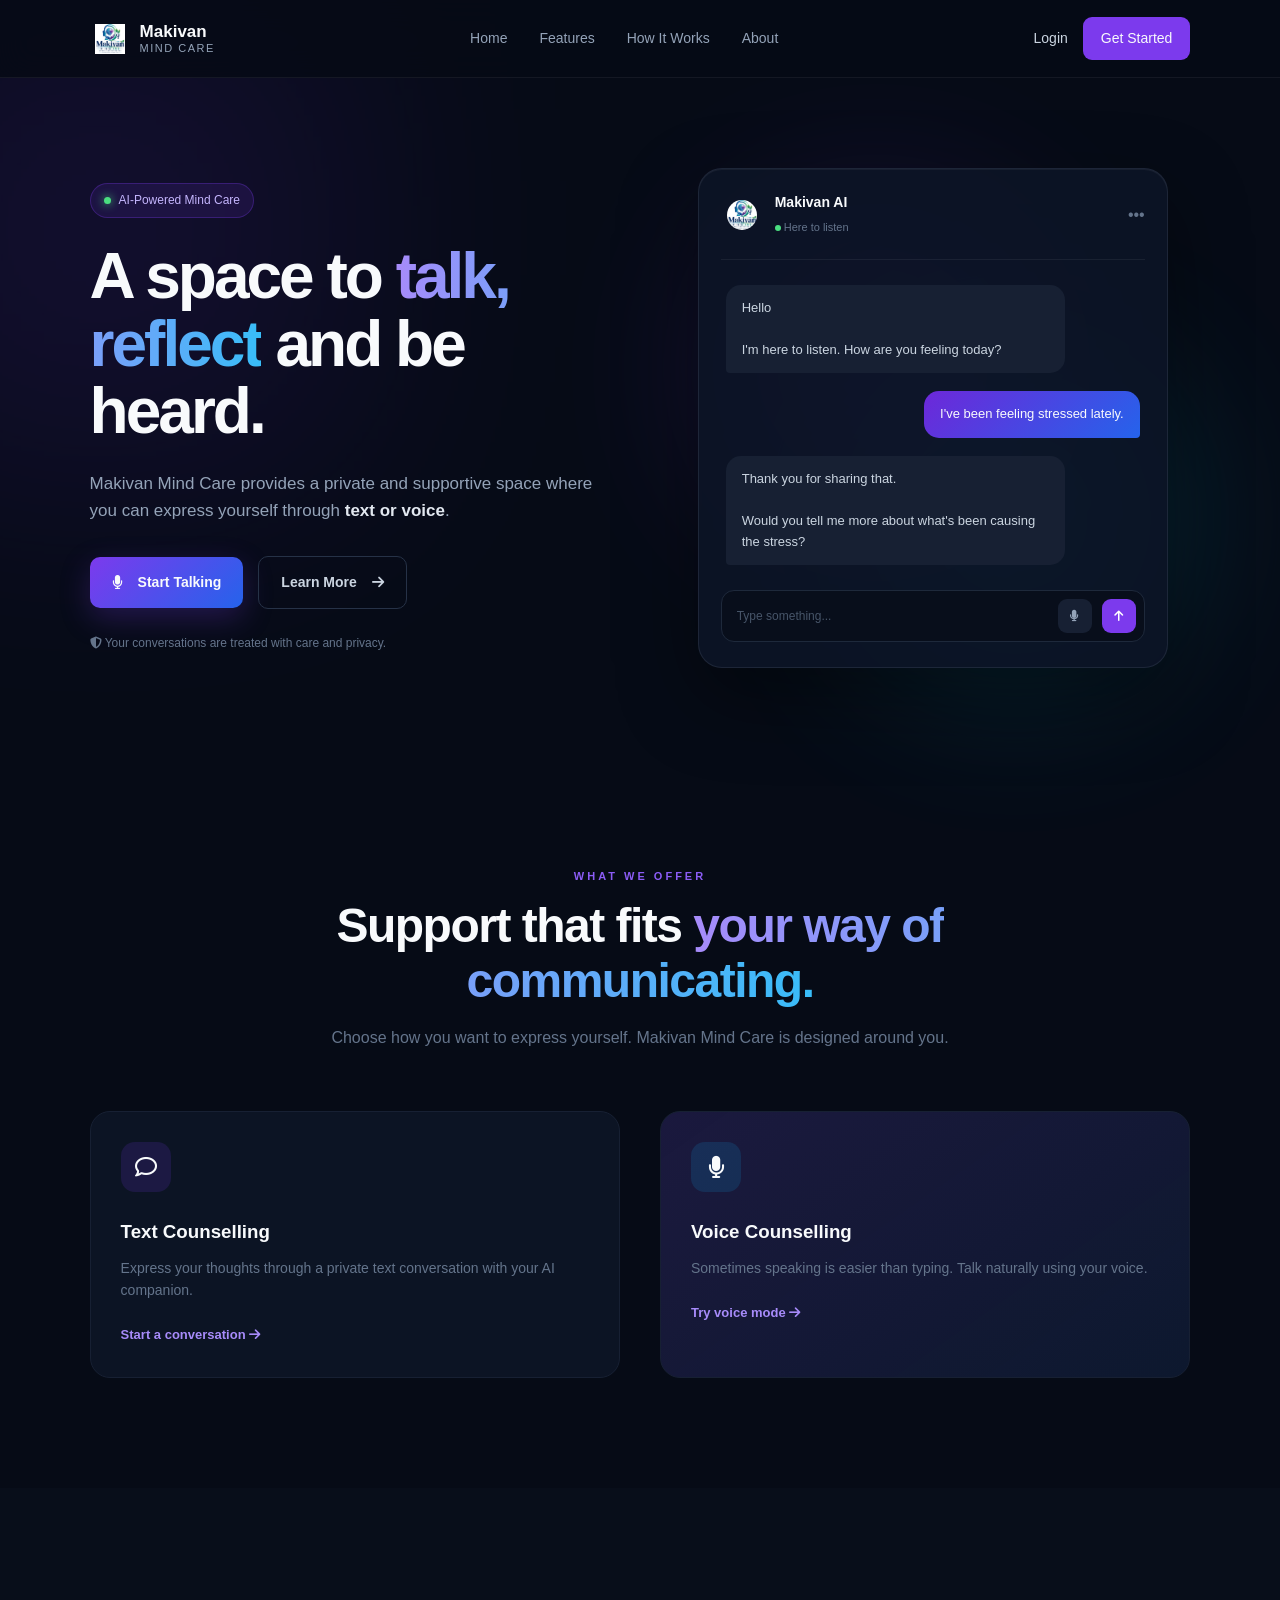
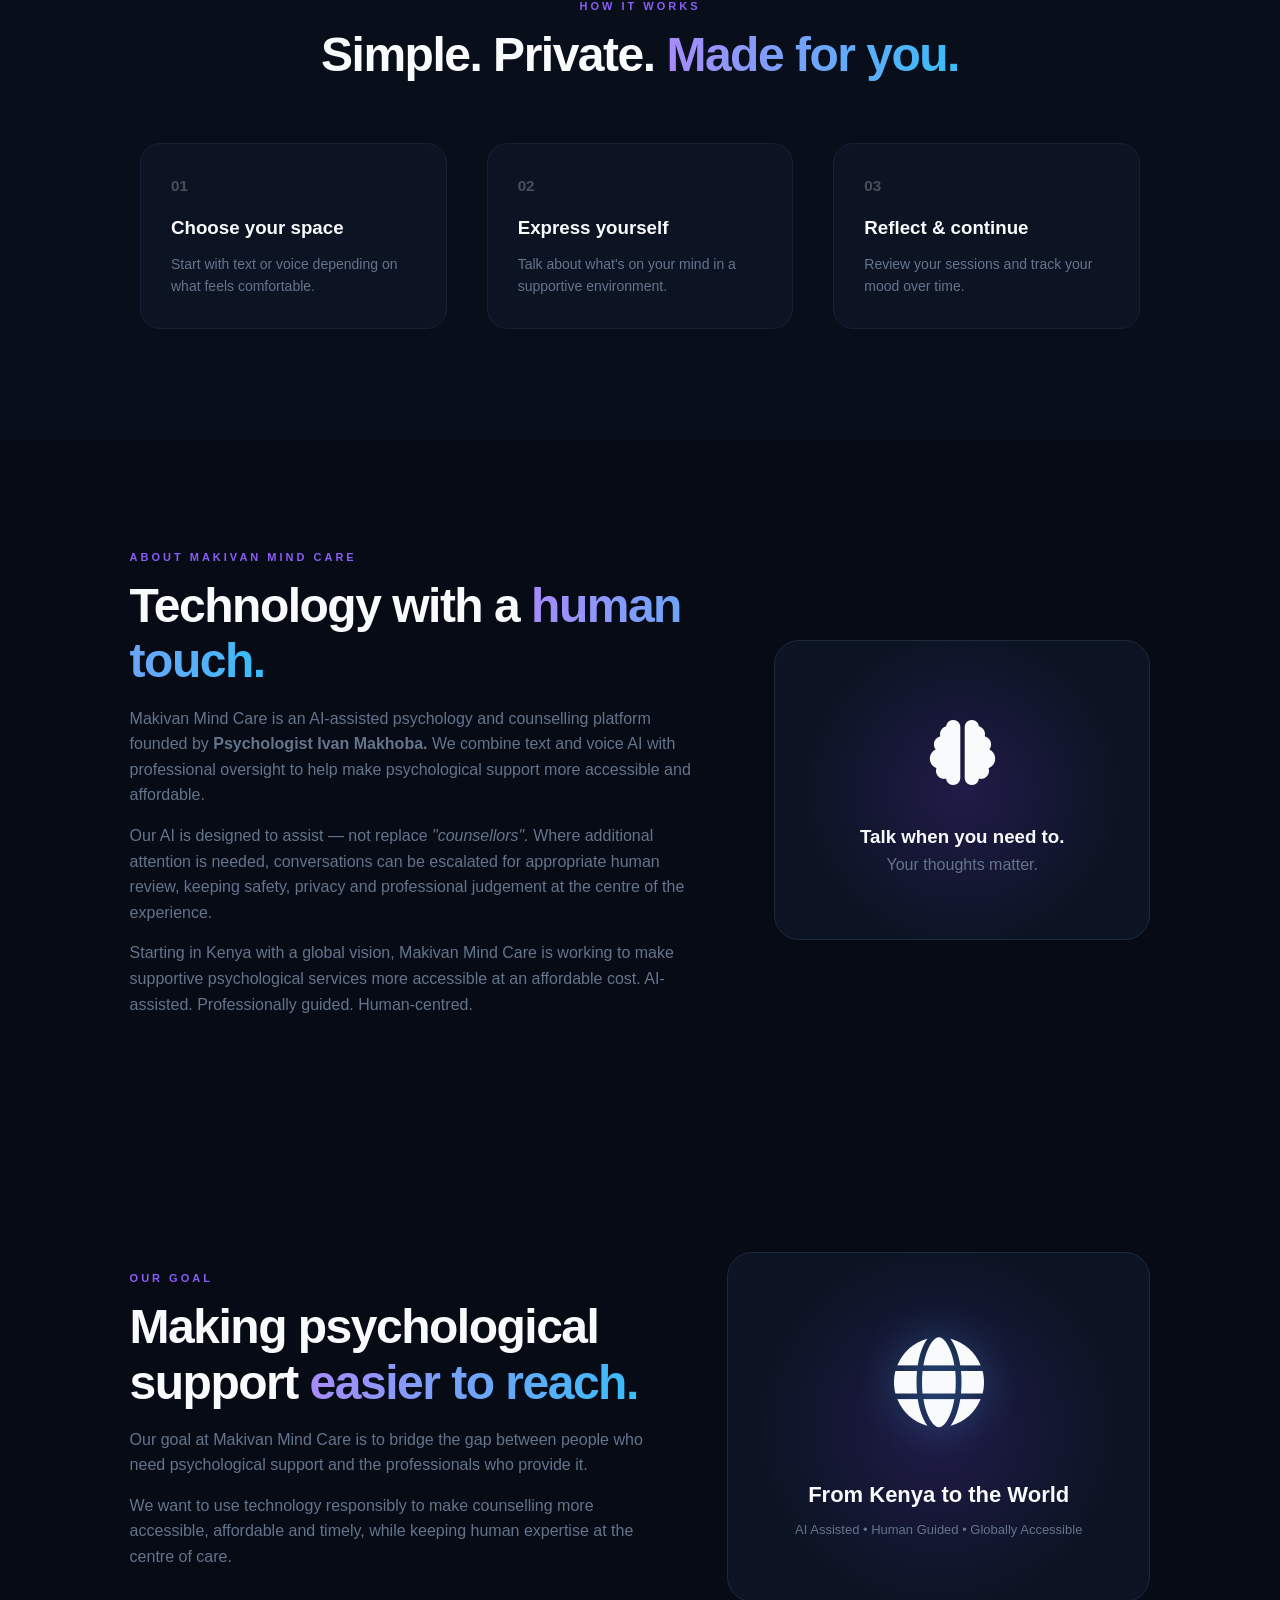
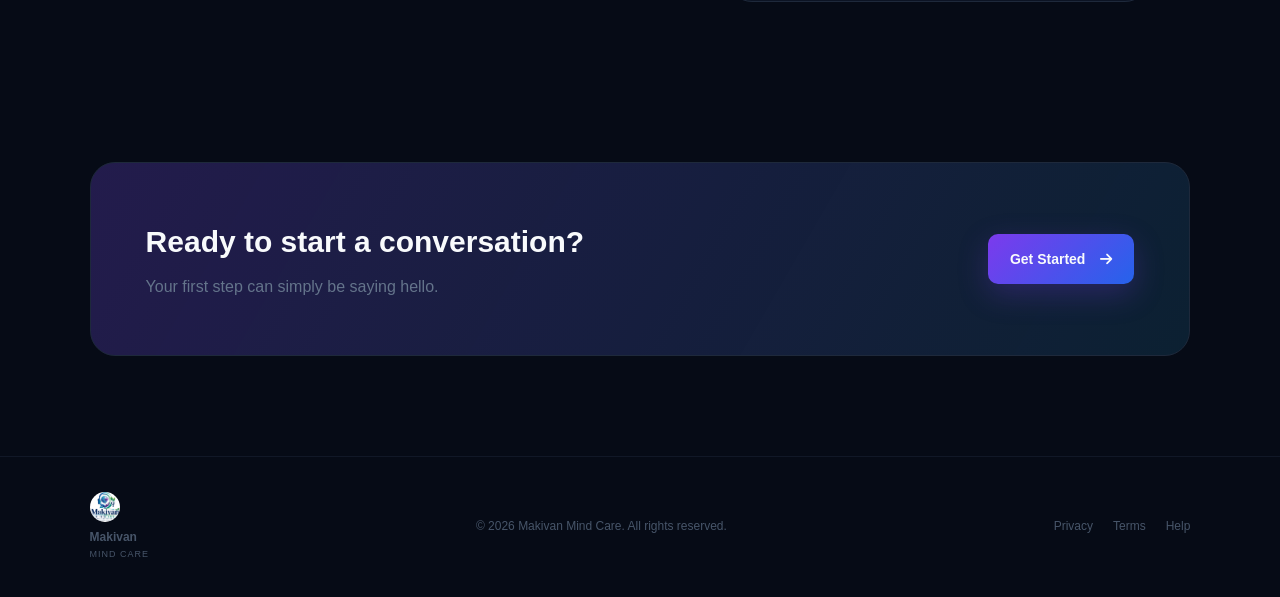
<file: index.html>
<!DOCTYPE html>
<html lang="en">
<head>
    <meta charset="UTF-8" />
    <meta name="viewport" content="width=device-width, initial-scale=1.0" />
    <meta name="description" content="Makivan Mind Care – compassionate counselling and psychology services for individuals, couples, and families. Your mental health matters." />
    <meta name="keywords" content="Makivan Mind Care, counselling, psychology, mental health, therapy,心理咨询,心理学家, Kenya, wellbeing" />
    <meta name="author" content="Makivan Mind Care" />
    <meta name="robots" content="index, follow" />

   <meta property="og:title" content="Makivan Mind Care – Counselling & Psychology" />
    <meta property="og:description" content="Professional, empathetic mental health support tailored to your journey." />
    <meta property="og:url" content="https://www.makivanmindcare.com/" />
    <meta property="og:type" content="website" />
    <meta property="og:image" content="images/company-logo.jpg" />
    <meta property="og:site_name" content="https://www.makivanmindcare.com/">

    <meta name="twitter:card" content="summary_large_image" />
    <meta name="theme-color" content="#2a4b6e" />
    <meta property="twitter:image" content="images/company-logo.jpg">
    <meta property="twitter:title" content="https://www.makivanmindcare.com/">
    <meta property="twitter:description" content="Professional, empathetic mental health support tailored to your journey.">
    

    <link rel="preconnect" href="https://fonts.googleapis.com" />
    <link rel="preconnect" href="https://fonts.gstatic.com" crossorigin />

    <!-- main stylesheet -->
    <link rel="stylesheet" href="css/style.css" />
    <!-- Font Awesome 6  -->
    <link rel="stylesheet" href="https://cdnjs.cloudflare.com/ajax/libs/font-awesome/6.5.0/css/all.min.css" />
    <!-- Google Font: Inter + a softer, humanist touch -->
    <link href="https://fonts.googleapis.com/css2?family=Inter:opsz,wght@14..32,300;14..32,400;14..32,500;14..32,600;14..32,700;14..32,800&family=Merriweather:ital,wght@0,300;0,400;0,700;1,300&display=swap" rel="stylesheet" />

    <link rel="icon" href="images/company-logo.jpg" type="image/x-icon" />

    <title>Makivan Mind Care – Counselling & Psychology</title>
</head>
<body>

    <!-- ================= NAVBAR ================= -->
    <header class="navbar">

        <a href="index.html" class="logo">
            <div class="logo-icon">
                <img src="images/company-logo.jpg" style="width: 30px; height: 30px;">
            </div>

            <div>
                <strong>Makivan</strong>
                <span>Mind Care</span>
            </div>
        </a>

        <nav class="nav-links">
            <a href="#home">Home</a>
            <a href="#features">Features</a>
            <a href="#how-it-works">How It Works</a>
            <a href="#about">About</a>
        </nav>

        <div class="nav-actions">
            <a href="login.html" class="login-btn">Login</a>
            <a href="Sign-up.html" class="signup-btn">Get Started</a>
        </div>

        <button class="menu-btn" id="menuBtn">
            ☰
        </button>

    </header>


    <!-- ================= HERO ================= -->
    <main>

        <section class="hero" id="home">

            <div class="hero-content">

                <div class="status-badge">
                    <span class="status-dot"></span>
                    AI-Powered Mind Care
                </div>

                <h1>
                    A space to
                    <span>talk, reflect</span>
                    and be heard.
                </h1>

                <p>
                    Makivan Mind Care provides a private and supportive
                    space where you can express yourself through
                    <strong>text or voice</strong>.
                </p>

                <div class="hero-buttons">
                    <a href="login.html" class="primary-btn">
                      <span><i class="fa-solid fa-microphone"></i></span>
                        Start Talking
                        
                    </a>

                    <a href="#how-it-works" class="secondary-btn">
                        Learn More <i class="fa-solid fa-arrow-right"></i>
                    </a>
                </div>

                <div class="hero-note">
                    <span><i class="fa-solid fa-shield-halved"></i></i></span>
                    Your conversations are treated with care and privacy.
                </div>

            </div>


            <!-- AI CARD -->
            <div class="hero-visual">

                <div class="glow glow-one"></div>
                <div class="glow glow-two"></div>

                <div class="ai-card">

                    <div class="ai-card-header">
                        <div class="ai-profile">
                            <div class="ai-avatar">
                                <img src="images/company-logo.jpg" style="width: 30px; height: 30px; border-radius: 50%;">
                            </div>

                            <div>
                                <strong>Makivan AI</strong>
                                <small>
                                    <span></span> Here to listen
                                </small>
                            </div>
                        </div>

                        <div class="more">•••</div>
                    </div>


                    <div class="conversation">

                        <div class="message ai-message">
                            Hello 
                            <br><br>
                            I'm here to listen. How are you
                            feeling today?
                        </div>

                        <div class="message user-message">
                            I've been feeling stressed lately.
                        </div>

                        <div class="message ai-message">
                            Thank you for sharing that.
                            <br><br>
                            Would you tell me more
                            about what's been causing the stress?
                        </div>

                    </div>


                    <div class="chat-input">

                        <span>Type something...</span>

                        <button>
                            <i class="fa-solid fa-microphone"></i>
                        </button>

                        <button class="send-btn">
                           <i class="fa-solid fa-arrow-up"></i>
                        </button>

                    </div>

                </div>

            </div>

        </section>


        <!-- ================= FEATURES ================= -->
        <section class="features section" id="features">

            <div class="section-heading">

                <div class="small-title">
                    WHAT WE OFFER
                </div>

                <h2>
                    Support that fits
                    <span>your way of communicating.</span>
                </h2>

                <p>
                    Choose how you want to express yourself.
                    Makivan Mind Care is designed around you.
                </p>

            </div>


            <div class="feature-grid">

                <article class="feature-card">

                    <div class="feature-icon purple">
                        <i class="fa-sharp fa-regular fa-comment"></i>
                    </div>

                    <h3>Text Counselling</h3>

                    <p>
                        Express your thoughts through a private
                        text conversation with your AI companion.
                    </p>

                    <a href="login.html">
                        Start a conversation <i class="fa-solid fa-arrow-right"></i>
                    </a>

                </article>


                <article class="feature-card featured">

                    <div class="feature-icon blue">
                        <i class="fa-solid fa-microphone"></i>
                    </div>

                    <h3>Voice Counselling</h3>

                    <p>
                        Sometimes speaking is easier than typing.
                        Talk naturally using your voice.
                    </p>

                    <a href="login.html">
                        Try voice mode <i class="fa-solid fa-arrow-right"></i>
                    </a>

                </article>

            </div>

        </section>


        <!-- ================= HOW IT WORKS ================= -->
        <section class="how-it-works section" id="how-it-works">

            <div class="section-heading">

                <div class="small-title">
                    HOW IT WORKS
                </div>

                <h2>
                    Simple. Private.
                    <span>Made for you.</span>
                </h2>

            </div>


            <div class="steps">

                <div class="step">

                    <div class="step-number">
                       <h3>01</h3> 
                    </div>

                    <h3>Choose your space</h3>

                    <p>
                        Start with text or voice depending
                        on what feels comfortable.
                    </p>

                </div>


                <div class="step">

                    <div class="step-number">
                        <h3>02</h3>
                    </div>

                    <h3>Express yourself</h3>

                    <p>
                        Talk about what's on your mind
                        in a supportive environment.
                    </p>

                </div>


                <div class="step">

                    <div class="step-number">
                        <h3>03</h3>
                    </div>

                    <h3>Reflect & continue</h3>

                    <p>
                        Review your sessions and track
                        your mood over time.
                    </p>

                </div>

            </div>

        </section>


        <!-- ================= ABOUT ================= -->
        <section class="about section" id="about">

            <div class="about-content">

                <div class="small-title">
                    ABOUT MAKIVAN MIND CARE
                </div>

                <h2>
                    Technology with a
                    <span>human touch.</span>
                </h2>

                <p>
                    Makivan Mind Care is an AI-assisted psychology and counselling platform founded by <strong>Psychologist Ivan Makhoba.</strong>  
                    We combine text and voice AI with professional oversight to 
                    help make psychological support more accessible and affordable.
                </p>

                <p>
                   Our AI is designed to assist — not replace <em> "counsellors".</em> 
                   Where additional attention is needed, conversations can be escalated for appropriate human review, 
                   keeping safety, privacy and professional judgement at the centre of the experience.
                </p>
                <p>
                    Starting in Kenya with a global vision, Makivan Mind Care is working to 
                    make supportive psychological services more accessible at an affordable cost.
                    AI-assisted. Professionally guided. Human-centred.
                </p>

            </div>


            <div class="about-card">

                <div class="brain-icon">
                    <i class="fa-solid fa-brain"></i>
                </div>

                <h3>
                    Talk when you need to.
                </h3>

                <p>
                    Your thoughts matter.
                </p>

            </div>

        </section>

        <!----Goal section-->
        <section class="goal section" id="goal">

            <div class="goal-content">

                <div class="small-title">
                    OUR GOAL
                </div>

                <h2>
                     Making psychological support
                    <span>easier to reach.</span>
                </h2>

                <p>
                    Our goal at Makivan Mind Care is to bridge the gap
                    between people who need psychological support and
                    the professionals who provide it.
                </p>

                <p>
                    We want to use technology responsibly to make
                    counselling more accessible, affordable and timely,
                    while keeping human expertise at the centre of care.
                </p>

            </div>


            <div class="goal-visual">

                <div class="goal-globe">
                    <i class="fa-duotone fa-solid fa-globe"></i>
                </div>

                    <h3>From Kenya to the World</h3>

                    <p>
                        AI Assisted • Human Guided • Globally Accessible
                    </p>

            </div>

        </section>


        <!-- ================= CTA ================= -->
        <section class="cta">

            <div>

                <h2>
                    Ready to start a conversation?
                </h2>

                <p>
                    Your first step can simply be saying hello.
                </p>

            </div>

            <a href="login.html" class="primary-btn">
                Get Started
                <span><i class="fa-solid fa-arrow-right"></i></span>
            </a>

        </section>

    </main>


    <!-- ================= FOOTER ================= -->
    <footer>

        <div class="footer-logo">
            <a href="index.html">
            <span class="logo-image"><img src="images/company-logo.jpg" style="width: 30px; height: 30px; border-radius: 50%;"></span>
            
            <div>
                <strong>Makivan</strong>
                <span>Mind Care</span>
            </div>
            </a>
        </div>

        <p>
            © 2026 Makivan Mind Care. All rights reserved.
        </p>

        <div class="footer-links">
            <a href="#">Privacy</a>
            <a href="#">Terms</a>
            <a href="#">Help</a>
        </div>

    </footer>


    <script src="js/main.js"></script>
    

</body>
</html>
</file>
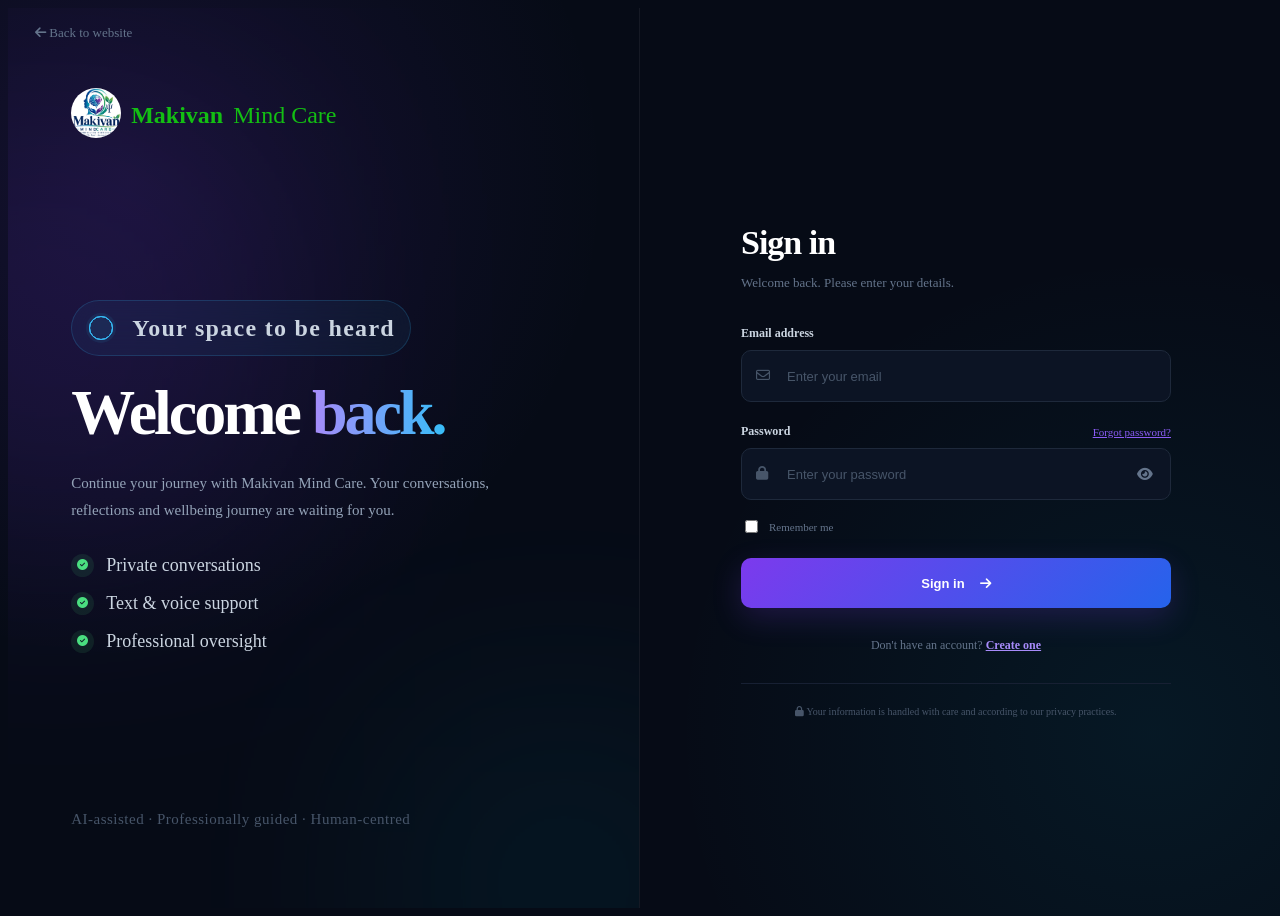
<file: dashboard.html>
<!DOCTYPE html>
<html lang="en">
<head>
    <meta charset="UTF-8" />
    <meta name="viewport" content="width=device-width, initial-scale=1.0" />
    <meta name="description" content="Makivan Mind Care – compassionate counselling and psychology services for individuals, couples, and families. Your mental health matters." />
    <meta name="keywords" content="Makivan Mind Care, counselling, psychology, mental health, therapy,心理咨询,心理学家, Kenya, wellbeing" />
    <meta name="author" content="Makivan Mind Care" />
    <meta name="robots" content="index, follow" />

   <meta property="og:title" content="Makivan Mind Care – Counselling & Psychology" />
    <meta property="og:description" content="Professional, empathetic mental health support tailored to your journey." />
    <meta property="og:url" content="https://www.makivanmindcare.com/" />
    <meta property="og:type" content="website" />
    <meta property="og:image" content="images/company-logo.jpg" />
    <meta property="og:site_name" content="https://www.makivanmindcare.com/">

    <meta name="twitter:card" content="summary_large_image" />
    <meta name="theme-color" content="#2a4b6e" />
    <meta property="twitter:image" content="images/company-logo.jpg">
    <meta property="twitter:title" content="https://www.makivanmindcare.com/">
    <meta property="twitter:description" content="Professional, empathetic mental health support tailored to your journey.">
    

    <link rel="preconnect" href="https://fonts.googleapis.com" />
    <link rel="preconnect" href="https://fonts.gstatic.com" crossorigin />

    <!-- main stylesheet -->
    <link rel="stylesheet" href="css/dashboard.css" />
    <!-- Font Awesome 6  -->
    <link rel="stylesheet" href="https://cdnjs.cloudflare.com/ajax/libs/font-awesome/6.5.0/css/all.min.css" />
    <!-- Google Font: Inter + a softer, humanist touch -->
    <link href="https://fonts.googleapis.com/css2?family=Inter:opsz,wght@14..32,300;14..32,400;14..32,500;14..32,600;14..32,700;14..32,800&family=Merriweather:ital,wght@0,300;0,400;0,700;1,300&display=swap" rel="stylesheet" />

    <link rel="icon" href="images/company-logo.jpg" type="image/x-icon" />

    <title>Makivan Mind Care – Counselling & Psychology</title>
</head>
<body>


<!-- =========================================
     APP
========================================= -->

<div class="app">


    <!-- =====================================
         SIDEBAR
    ====================================== -->

    <aside
        class="sidebar"
        id="sidebar"
    >


        <!-- LOGO -->

        <div class="sidebar-logo">

            <div class="logo-mark">
                <img src="images/company-logo.jpg" style="width: 50px; height: 50px; border-radius: 50%;">
            </div>

            <div class="logo-text">

                <strong>
                    Makivan
                </strong>

                <span>
                    Mind Care
                </span>

            </div>

        </div>


        <!-- CLOSE MOBILE -->

        <button
            class="sidebar-close"
            id="sidebarClose"
            aria-label="Close menu"
        >

            <i class="fa-solid fa-xmark"></i>

        </button>


        <!-- NAVIGATION -->

        <nav class="sidebar-nav">


            <p class="nav-label">
                MAIN
            </p>


            <a
                href="#"
                class="nav-item active"
                data-section="dashboard"
            >

                <i class="fa-solid fa-house"></i>

                <span>
                    Dashboard
                </span>

            </a>


            <a
                href="#"
                class="nav-item"
                data-section="sessions"
            >

                <i class="fa-solid fa-comments"></i>

                <span>
                    My Sessions
                </span>

            </a>


            <a
                href="#"
                class="nav-item"
                data-section="voice"
            >

                <i class="fa-solid fa-microphone"></i>

                <span>
                    Voice Session
                </span>

            </a>


            <a
                href="#"
                class="nav-item"
                data-section="wellbeing"
            >

                <i class="fa-solid fa-seedling"></i>

                <span>
                    My Wellbeing
                </span>

            </a>


            <p class="nav-label">
                ACCOUNT
            </p>


            <a
                href="#"
                class="nav-item"
                data-section="notifications"
            >

                <i class="fa-regular fa-bell"></i>

                <span>
                    Notifications
                </span>

                <span
                    class="notification-count"
                    id="notificationCount"
                >
                    0
                </span>

            </a>


            <a
                href="#"
                class="nav-item"
                data-section="settings"
            >

                <i class="fa-solid fa-gear"></i>

                <span>
                    Settings
                </span>

            </a>


        </nav>


        <!-- SIDEBAR BOTTOM -->

        <div class="sidebar-bottom">


            <!-- SUPPORT CARD -->

            <div class="support-card">

                <div class="support-icon">

                    <i class="fa-solid fa-heart"></i>

                </div>

                <strong>
                    Need someone to talk to?
                </strong>

                <p>
                    Start a private session
                    whenever you're ready.
                </p>

                <button
                    id="sidebarStartSession"
                >

                    <h3>Start session</h3>

                    <i class="fa-solid fa-arrow-right"></i>

                </button>

            </div>


            <!-- LOGOUT -->

            <button
                class="logout-button"
                id="logoutButton"
            >

                <i class="fa-solid fa-right-from-bracket"></i>

                <span>
                    Sign out
                </span>

            </button>

        </div>


    </aside>


    <!-- =====================================
         MOBILE OVERLAY
    ====================================== -->

    <div
        class="sidebar-overlay"
        id="sidebarOverlay"
    ></div>


    <!-- =====================================
         MAIN AREA
    ====================================== -->

    <main class="main">


        <!-- =================================
             TOP BAR
        ================================== -->

        <header class="topbar">


            <button
                class="menu-button"
                id="menuButton"
                aria-label="Open menu"
            >

                <i class="fa-solid fa-bars"></i>

            </button>


            <div class="topbar-title">

                <span>
                    My space
                </span>

            </div>


            <!-- TOP RIGHT -->

            <div class="topbar-actions">


                <!-- NOTIFICATION -->
                <a href="#" class="nav-item" data-section="notifications">
                <button
                    class="icon-button notification-button"
                    id="notificationButton"
                    aria-label="Notifications"
                >
                

                    <i class="fa-regular fa-bell"></i>

                    <span
                        class="notification-dot"
                        id="notificationDot"
                    ></span>
                    </a>

                </button>


                <!-- PROFILE -->

                <div class="profile-wrapper">


                    <button
                        class="profile-button"
                        id="profileButton"
                    >

                        <div
                            class="profile-avatar"
                            id="profileAvatar"
                        >
                            D
                        </div>

                        <div class="profile-info">

                            <strong id="profileName">
                                User
                            </strong>

                            <span>
                                Member
                            </span>

                        </div>

                        <i class="fa-solid fa-chevron-down"></i>

                    </button>


                    <!-- PROFILE MENU -->

                    <div
                        class="profile-menu"
                        id="profileMenu"
                    >

                        <a href="dashboard.html">

                            <i class="fa-regular fa-user"></i>

                            My profile

                        </a>

                        <a href="#" class="nav-item" data-section="settings">

                            <i class="fa-solid fa-gear"></i>

                            Settings

                        </a>

                        <div class="profile-divider"></div>

                        <button id="profileLogout">

                            <i class="fa-solid fa-right-from-bracket"></i>

                            Sign out

                        </button>

                    </div>


                </div>


            </div>

        </header>


        <!-- =================================
             CONTENT
        ================================== -->

       <div class="dashboard-content">


    <!-- =====================================
         DASHBOARD SECTION
    ====================================== -->

    <section
        class="dashboard-section active-section"
        id="section-dashboard"
    >

        <section class="welcome-section">

            <div>

                <span class="welcome-label">
                    YOUR WELLBEING SPACE
                </span>

                <h1>
                    Good
                    <span id="greeting">
                        day
                    </span>,
                    <span id="userName">
                        there
                    </span>
                    <span class="wave">&#128075;</span>
                </h1>

                <p>
                    Whatever you're carrying today,
                    you don't have to face it alone.
                </p>

            </div>

            <div class="welcome-decoration">

                <div class="pulse-circle">

                    <i class="fa-solid fa-leaf"></i>

                </div>

            </div>

        </section>


        <!-- MOOD -->

        <section class="mood-card">

            <div class="section-heading">

                <div>

                    <span class="small-label">
                        CHECK IN
                    </span>

                    <h2>
                        How are you feeling today?
                    </h2>

                </div>

                <i class="fa-regular fa-face-smile"></i>

            </div>


            <div class="mood-options">

                <button
                    class="mood-option"
                    data-mood="great"
                >
                    <span>&#128522;</span>
                    <small>Great</small>
                </button>

                <button
                    class="mood-option"
                    data-mood="good"
                >
                    <span>&#128578;</span>
                    <small>Good</small>
                </button>

                <button
                    class="mood-option"
                    data-mood="okay"
                >
                    <span>&#128528;</span>
                    <small>Okay</small>
                </button>

                <button
                    class="mood-option"
                    data-mood="low"
                >
                    <span>&#128532;</span>
                    <small>Low</small>
                </button>

                <button
                    class="mood-option"
                    data-mood="difficult"
                >
                    <span>&#128546;</span>
                    <small>Difficult</small>
                </button>

            </div>

        </section>


        <!-- START SESSION -->

        <section class="session-hero">

            <div class="session-content">

                <div class="session-icon">

                    <i class="fa-solid fa-comments"></i>

                </div>

                <span class="small-label">
                    PRIVATE AI-ASSISTED SUPPORT
                </span>

                <h2>
                    Ready to talk?
                </h2>

                <p>
                    Start a conversation in a space
                    designed to listen, understand,
                    and support you.
                </p>

                <div class="session-buttons">

                    <button
    class="primary-session-button"
    id="startSessionSetup"
>
    <i class="fa-solid fa-comment-dots"></i>

    Start text session
</button>

                    <button
                        class="secondary-session-button"
                        id="startVoiceSession"
                    >

                        <i class="fa-solid fa-microphone"></i>

                        Voice session

                    </button>

                </div>

            </div>

            <div class="session-decoration">

                <div class="orbit orbit-one"></div>

                <div class="orbit orbit-two"></div>

                <div class="session-orb">

                    <i class="fa-solid fa-seedling"></i>

                </div>

            </div>

        </section>


        <!-- LOWER GRID -->

        <div class="dashboard-grid">


            <!-- RECENT SESSIONS -->

            <section class="dashboard-card sessions-card">

                <div class="card-header">

                    <div>

                        <span class="small-label">
                            YOUR JOURNEY
                        </span>

                        <h2>
                            Recent sessions
                        </h2>

                    </div>

                    <button
                        class="view-all"
                        data-navigate="sessions"
                    >

                        View all

                        <i class="fa-solid fa-arrow-right"></i>

                    </button>

                </div>


                <div
                    class="sessions-list"
                    id="sessionsList"
                ></div>

            </section>


            <!-- WELLBEING -->

            <section class="dashboard-card wellbeing-card">

                <div class="card-header">

                    <div>

                        <span class="small-label">
                            WELLBEING
                        </span>

                        <h2>
                            Your journey
                        </h2>

                    </div>

                    <i class="fa-solid fa-seedling card-heading-icon"></i>

                </div>


                <div class="wellbeing-content">

                    <div class="wellbeing-circle">

                        <span>0</span>

                        <small>
                            sessions
                        </small>

                    </div>

                    <div class="wellbeing-text">

                        <strong>
                            Keep checking in
                        </strong>

                        <p>
                            Your wellbeing journey
                            starts with understanding
                            how you feel.
                        </p>

                    </div>

                </div>


                <div class="wellbeing-footer">

                    <i class="fa-solid fa-lock"></i>

                    Your wellbeing information
                    is private.

                </div>

            </section>

        </div>


        <!-- PRIVACY -->

        <div class="privacy-notice">

            <i class="fa-solid fa-shield-halved"></i>

            <div>

                <strong>
                    Your space, your privacy.
                </strong>

                <span>
                    Your conversations are treated
                    with care. AI-assisted sessions
                    may be reviewed by authorised
                    professionals when appropriate.
                </span>

            </div>

        </div>

    </section>



    <!-- =====================================
         MY SESSIONS
    ====================================== -->

    <section
        class="dashboard-section"
        id="section-sessions"
    >

        <div class="page-heading">

            <span class="small-label">
                YOUR JOURNEY
            </span>

            <h1>
                My Sessions
            </h1>

            <p>
                View and manage your previous
                conversations and wellbeing sessions.
            </p>

        </div>


        <div class="session-filter">

            <button class="session-filter-btn active">
                All Sessions
            </button>

            <button class="session-filter-btn">
                Completed
            </button>

            <button class="session-filter-btn">
                Under Review
            </button>

        </div>


        <div
            class="all-sessions-list"
            id="allSessionsList"
        ></div>


        <button
            class="new-session-button"
            data-start-session="text"
        >

            <i class="fa-solid fa-plus"></i>

            Start a new session

        </button>

    </section>



    <!-- =====================================
         MY WELLBEING
    ====================================== -->

    <section
        class="dashboard-section"
        id="section-wellbeing"
    >

        <div class="page-heading">

            <span class="small-label">
                WELLBEING
            </span>

            <h1>
                My Wellbeing
            </h1>

            <p>
                Understand your journey through
                your check-ins and sessions.
            </p>

        </div>


        <div class="wellbeing-overview-grid">


            <div class="wellbeing-stat-card">

                <div class="stat-icon green">

                    <i class="fa-solid fa-comments"></i>

                </div>

                <span>
                    Total Sessions
                </span>

                <strong id="totalSessions">
                    0
                </strong>

            </div>


            <div class="wellbeing-stat-card">

                <div class="stat-icon blue">

                    <i class="fa-solid fa-calendar-check"></i>

                </div>

                <span>
                    Check-ins
                </span>

                <strong id="totalCheckins">
                    0
                </strong>

            </div>


            <div class="wellbeing-stat-card">

                <div class="stat-icon purple">

                    <i class="fa-solid fa-heart-pulse"></i>

                </div>

                <span>
                    Journey
                </span>

                <strong>
                    Active
                </strong>

            </div>

        </div>


        <div class="dashboard-card mood-history-card">

            <div class="card-header">

                <div>

                    <span class="small-label">
                        CHECK-IN HISTORY
                    </span>

                    <h2>
                        Your recent moods
                    </h2>

                </div>

                <i class="fa-solid fa-chart-line card-heading-icon"></i>

            </div>


            <div
                id="moodHistory"
                class="mood-history"
            ></div>

        </div>


        <div class="privacy-notice">

            <i class="fa-solid fa-shield-halved"></i>

            <div>

                <strong>
                    Your wellbeing data is private.
                </strong>

                <span>
                    Information displayed here belongs
                    to your personal wellbeing journey.
                </span>

            </div>

        </div>

    </section>



    <!-- =====================================
         NOTIFICATIONS
    ====================================== -->

    <section
        class="dashboard-section"
        id="section-notifications"
    >

        <div class="page-heading">

            <span class="small-label">
                UPDATES
            </span>

            <h1>
                Notifications
            </h1>

            <p>
                Important updates about your
                Makivan Mind Care account and sessions.
            </p>

        </div>


        <div
            class="notifications-list"
            id="notificationsList"
        ></div>

    </section>



    <!-- =====================================
         SETTINGS
    ====================================== -->

    <section
        class="dashboard-section"
        id="section-settings"
    >

        <div class="page-heading">

            <span class="small-label">
                ACCOUNT
            </span>

            <h1>
                Settings
            </h1>

            <p>
                Manage your account and dashboard
                preferences.
            </p>

        </div>


        <div class="settings-grid">


            <!-- PROFILE -->

            <div class="dashboard-card settings-card">

                <div class="settings-title">

                    <div class="settings-icon green">

                        <i class="fa-regular fa-user"></i>

                    </div>

                    <div>

                        <strong>
                            Profile information
                        </strong>

                        <span>
                            Your personal account details
                        </span>

                    </div>

                </div>


                <div class="settings-field">

                    <label>
                        Full name
                    </label>

                    <input
                        type="text"
                        id="settingsName"
                        readonly
                    >

                </div>


                <div class="settings-field">

                    <label>
                        Email address
                    </label>

                    <input
                        type="email"
                        id="settingsEmail"
                        readonly
                    >

                </div>


                <div class="settings-field">

                    <label>
                        Phone number
                    </label>

                    <input
                        type="text"
                        id="settingsPhone"
                        readonly
                    >

                </div>

            </div>



            <!-- SECURITY -->

            <div class="dashboard-card settings-card">

                <div class="settings-title">

                    <div class="settings-icon purple">

                        <i class="fa-solid fa-lock"></i>

                    </div>

                    <div>

                        <strong>
                            Security
                        </strong>

                        <span>
                            Protect your account
                        </span>

                    </div>

                </div>


                <button class="settings-action">

                    <i class="fa-solid fa-key"></i>

                    <span>

                        Change password

                        <small>
                            Update your account password
                        </small>

                    </span>

                    <i class="fa-solid fa-chevron-right"></i>

                </button>


                <button class="settings-action">

                    <i class="fa-solid fa-shield-halved"></i>

                    <span>

                        Privacy & security

                        <small>
                            Manage your privacy preferences
                        </small>

                    </span>

                    <i class="fa-solid fa-chevron-right"></i>

                </button>

            </div>



            <!-- PREFERENCES -->

            <div class="dashboard-card settings-card">

                <div class="settings-title">

                    <div class="settings-icon blue">

                        <i class="fa-solid fa-sliders"></i>

                    </div>

                    <div>

                        <strong>
                            Preferences
                        </strong>

                        <span>
                            Customize your experience
                        </span>

                    </div>

                </div>


                <div class="toggle-setting">

                    <div>

                        <strong>
                            Notifications
                        </strong>

                        <small>
                            Receive important updates
                        </small>

                    </div>

                    <label class="switch">

                        <input
                            type="checkbox"
                            checked
                        >

                        <span class="slider"></span>

                    </label>

                </div>


                <div class="toggle-setting">

                    <div>

                        <strong>
                            Voice sessions
                        </strong>

                        <small>
                            Allow voice-based sessions
                        </small>

                    </div>

                    <label class="switch">

                        <input
                            type="checkbox"
                            checked
                        >

                        <span class="slider"></span>

                    </label>

                </div>

            </div>


        </div>


        <div class="danger-zone">

            <div>

                <strong>
                    Sign out of your account
                </strong>

                <span>
                    End your current session on this device.
                </span>

            </div>


            <button id="settingsLogout">

                <i class="fa-solid fa-right-from-bracket"></i>

                Sign out

            </button>

        </div>

    </section>

<!-- =====================================
     SESSION DETAILS
====================================== -->

<section
    class="dashboard-section"
    id="section-session-details"
>

    <div class="page-heading">

        <button
            class="back-button"
            id="backToSessions"
        >
            <i class="fa-solid fa-arrow-left"></i>
            Back to My Sessions
        </button>

        <span class="small-label">
            SESSION DETAILS
        </span>

        <h1 id="detailSessionTitle">
            Session Details
        </h1>

        <p id="detailSessionDate">
            Session information
        </p>

    </div>


    <!-- SESSION STATUS -->

    <div class="session-detail-status">

        <div class="detail-status-icon">
            <i class="fa-solid fa-clock"></i>
        </div>

        <div>

            <span>
                SESSION STATUS
            </span>

            <strong id="detailSessionStatus">
                Under Review
            </strong>

        </div>

    </div>


    <!-- SESSION INFORMATION -->

    <div class="session-detail-grid">


        <!-- BASIC INFORMATION -->

        <div class="dashboard-card detail-card">

            <div class="card-header">

                <div>

                    <span class="small-label">
                        SESSION INFORMATION
                    </span>

                    <h2>
                        About this session
                    </h2>

                </div>

                <i class="fa-solid fa-circle-info card-heading-icon"></i>

            </div>


            <div class="detail-information">

                <div class="detail-row">

                    <span>
                        Session type
                    </span>

                    <strong id="detailSessionType">
                        Text Session
                    </strong>

                </div>


                <div class="detail-row">

                    <span>
                        Date
                    </span>

                    <strong id="detailSessionDateFull">
                        —
                    </strong>

                </div>


                <div class="detail-row">

                    <span>
                        Duration
                    </span>

                    <strong id="detailSessionDuration">
                        —
                    </strong>

                </div>


                <div class="detail-row">

                    <span>
                        Review status
                    </span>

                    <strong id="detailReviewStatus">
                        Under Review
                    </strong>

                </div>

            </div>

        </div>



        <!-- WELLBEING -->

        <div class="dashboard-card detail-card">

            <div class="card-header">

                <div>

                    <span class="small-label">
                        WELLBEING
                    </span>

                    <h2>
                        Session check-in
                    </h2>

                </div>

                <i class="fa-solid fa-heart-pulse card-heading-icon"></i>

            </div>


            <div class="detail-mood">

                <span
                    id="detailMoodEmoji"
                    class="detail-mood-emoji"
                >
                    <i class="fa-solid fa-face-smile"></i>
                </span>

                <div>

                    <strong id="detailMood">
                        Not recorded
                    </strong>

                    <span>
                        Mood during check-in
                    </span>

                </div>

            </div>

        </div>

    </div>



    <!-- CONVERSATION -->

    <div class="dashboard-card conversation-card">

        <div class="card-header">

            <div>

                <span class="small-label">
                    CONVERSATION
                </span>

                <h2>
                    Session conversation
                </h2>

            </div>

            <i class="fa-solid fa-comments card-heading-icon"></i>

        </div>


        <div
            class="conversation-container"
            id="conversationContainer"
        >

            <!-- Messages will be inserted by JavaScript -->

        </div>

    </div>



    <!-- ADMIN REVIEW -->

    <div class="dashboard-card admin-review-card">

        <div class="card-header">

            <div>

                <span class="small-label">
                    PROFESSIONAL REVIEW
                </span>

                <h2>
                    Review & Summary
                </h2>

            </div>

            <i class="fa-solid fa-user-shield card-heading-icon"></i>

        </div>


        <div
            class="review-pending"
            id="reviewPending"
        >

            <div class="review-pending-icon">

                <i class="fa-solid fa-hourglass-half"></i>

            </div>

            <div>

                <strong>
                    Your session is being reviewed
                </strong>

                <p>
                    The session information will be
                    reviewed by an authorised professional.
                    Once the review is complete, the
                    approved summary will appear here.
                </p>

            </div>

        </div>


        <!-- APPROVED SUMMARY -->

        <div
            class="approved-summary"
            id="approvedSummary"
            style="display: none;"
        >

            <div class="approved-summary-header">

                <i class="fa-solid fa-circle-check"></i>

                <strong>
                    Professionally reviewed summary
                </strong>

            </div>


            <p id="approvedSummaryText">
                —
            </p>

        </div>

    </div>
    </section>
    <!-- =========================================
     SESSION SETUP
========================================= -->

<section
    class="dashboard-section"
    id="section-session-setup"
>

    <div class="page-heading">

        <span class="small-label">
            NEW SESSION
        </span>

        <h1>Let's create your safe space</h1>

        <p>
            A few details will help Makivan Mind Care
            understand the context of your session.
        </p>

    </div>


    <!-- SESSION TYPE -->

    <div class="session-setup-card">

        <div class="setup-heading">

            <div class="setup-icon">
                <i class="fa-solid fa-user-group"></i>
            </div>

            <div>

                <span class="small-label">
                    STEP 1
                </span>

                <h2>
                    What best describes your session?
                </h2>

                <p>
                    Choose the option that best matches
                    the kind of support you're looking for.
                </p>

            </div>

        </div>


        <div class="session-type-options">


            <!-- INDIVIDUAL -->

            <button
                type="button"
                class="session-type-option"
                data-session-type="individual"
            >

                <div class="option-icon">

                    <i class="fa-solid fa-user"></i>

                </div>

                <div class="option-content">

                    <strong>
                        Individual
                    </strong>

                    <span>
                        Personal support for your thoughts,
                        emotions, wellbeing and life challenges.
                    </span>

                </div>

                <i class="fa-solid fa-circle-check option-check"></i>

            </button>



            <!-- TEEN -->

            <button
                type="button"
                class="session-type-option"
                data-session-type="teen"
            >

                <div class="option-icon">

                    <i class="fa-solid fa-user-graduate"></i>

                </div>

                <div class="option-content">

                    <strong>
                        Teen / Young Person
                    </strong>

                    <span>
                        Support around school, family,
                        relationships, emotions and wellbeing.
                    </span>

                </div>

                <i class="fa-solid fa-circle-check option-check"></i>

            </button>



            <!-- COUPLE -->

            <button
                type="button"
                class="session-type-option"
                data-session-type="couple"
            >

                <div class="option-icon">

                    <i class="fa-solid fa-heart"></i>

                </div>

                <div class="option-content">

                    <strong>
                        Couple
                    </strong>

                    <span>
                        Support with communication,
                        connection, conflict and relationships.
                    </span>

                </div>

                <i class="fa-solid fa-circle-check option-check"></i>

            </button>



            <!-- NOT SURE -->

            <button
                type="button"
                class="session-type-option"
                data-session-type="general"
            >

                <div class="option-icon">

                    <i class="fa-solid fa-circle-question"></i>

                </div>

                <div class="option-content">

                    <strong>
                        I'm not sure
                    </strong>

                    <span>
                        I'm not sure which option fits
                        my situation.
                    </span>

                </div>

                <i class="fa-solid fa-circle-check option-check"></i>

            </button>

        </div>

    </div>



    <!-- REASON FOR SESSION -->

    <div class="session-setup-card">

        <div class="setup-heading">

            <div class="setup-icon">
                <i class="fa-solid fa-comment-medical"></i>
            </div>

            <div>

                <span class="small-label">
                    STEP 2
                </span>

                <h2>
                    What brings you here today?
                </h2>

                <p>
                    Select what best describes what you'd
                    like support with.
                </p>

            </div>

        </div>


        <div class="reason-options">

            <button
                type="button"
                class="reason-option"
                data-reason="stress"
            >
                <i class="fa-solid fa-cloud"></i>
                Stress
            </button>


            <button
                type="button"
                class="reason-option"
                data-reason="anxiety"
            >
                <i class="fa-solid fa-wind"></i>
                Anxiety
            </button>


            <button
                type="button"
                class="reason-option"
                data-reason="relationships"
            >
                <i class="fa-solid fa-heart"></i>
                Relationships
            </button>


            <button
                type="button"
                class="reason-option"
                data-reason="family"
            >
                <i class="fa-solid fa-house"></i>
                Family
            </button>


            <button
                type="button"
                class="reason-option"
                data-reason="school-work"
            >
                <i class="fa-solid fa-briefcase"></i>
                School / Work
            </button>


            <button
                type="button"
                class="reason-option"
                data-reason="grief"
            >
                <i class="fa-solid fa-hands-holding-child"></i>
                Grief / Loss
            </button>


            <button
                type="button"
                class="reason-option"
                data-reason="self-esteem"
            >
                <i class="fa-solid fa-user-check"></i>
                Self-esteem
            </button>


            <button
                type="button"
                class="reason-option"
                data-reason="other"
            >
                <i class="fa-solid fa-ellipsis"></i>
                Something else
            </button>

        </div>

    </div>



    <!-- MOOD -->

    <div class="session-setup-card">

        <div class="setup-heading">

            <div class="setup-icon">
                <i class="fa-solid fa-face-smile"></i>
            </div>

            <div>

                <span class="small-label">
                    STEP 3
                </span>

                <h2>
                    How are you feeling right now?
                </h2>

            </div>

        </div>


        <div class="mood-options">

            <button
                type="button"
                class="mood-option"
                data-mood="good"
            >
                <span>😊</span>
                Good
            </button>


            <button
                type="button"
                class="mood-option"
                data-mood="okay"
            >
                <span>🙂</span>
                Okay
            </button>


            <button
                type="button"
                class="mood-option"
                data-mood="neutral"
            >
                <span>😐</span>
                Neutral
            </button>


            <button
                type="button"
                class="mood-option"
                data-mood="low"
            >
                <span>😔</span>
                Low
            </button>


            <button
                type="button"
                class="mood-option"
                data-mood="anxious"
            >
                <span>😟</span>
                Anxious
            </button>


            <button
                type="button"
                class="mood-option"
                data-mood="very-low"
            >
                <span>😢</span>
                Very low
            </button>

        </div>

    </div>



    <!-- OPTIONAL NOTE -->

    <div class="session-setup-card">

        <div class="setup-heading">

            <div class="setup-icon">
                <i class="fa-solid fa-pen"></i>
            </div>

            <div>

                <span class="small-label">
                    STEP 4 · OPTIONAL
                </span>

                <h2>
                    Anything you'd like to share first?
                </h2>

                <p>
                    You can leave this blank and talk
                    about it during your session.
                </p>

            </div>

        </div>


        <textarea
            id="sessionOpeningNote"
            class="session-opening-note"
            placeholder="Write anything you'd like us to know before we begin..."
            rows="5"
        ></textarea>

    </div>



    <!-- SAFETY NOTICE -->

    <div class="session-safety-notice">

        <div class="safety-icon">

            <i class="fa-solid fa-shield-heart"></i>

        </div>

        <div>

            <strong>
                Your safety comes first
            </strong>

            <p>
                Makivan Mind Care is designed to assist
                professional psychological and counselling
                support. It does not replace a qualified
                mental-health professional or emergency
                services.
            </p>

            <p>
                Information that suggests an immediate
                safety concern may require professional
                review or escalation.
            </p>

        </div>

    </div>



    <!-- START BUTTON -->

    <div class="start-session-area">

        <button
            type="button"
            id="dashboardStartTextSession"
            class="primary-session-button"
            disabled
        >

            <i class="fa-solid fa-comments"></i>

            Start Text Session

            <i class="fa-solid fa-arrow-right"></i>

        </button>

    </div>

</section>



    <!-- PRIVACY -->

    <div class="privacy-notice">

        <i class="fa-solid fa-shield-halved"></i>

        <div>

            <strong>
                Your privacy matters.
            </strong>

            <span>
                Session information is handled
                according to Makivan Mind Care's
                privacy and review process.
            </span>

        </div>

    </div>



<!-- DASHBOARD JAVASCRIPT -->

<script src="js/dashboard.js"></script>


</body>

</html>
</file>
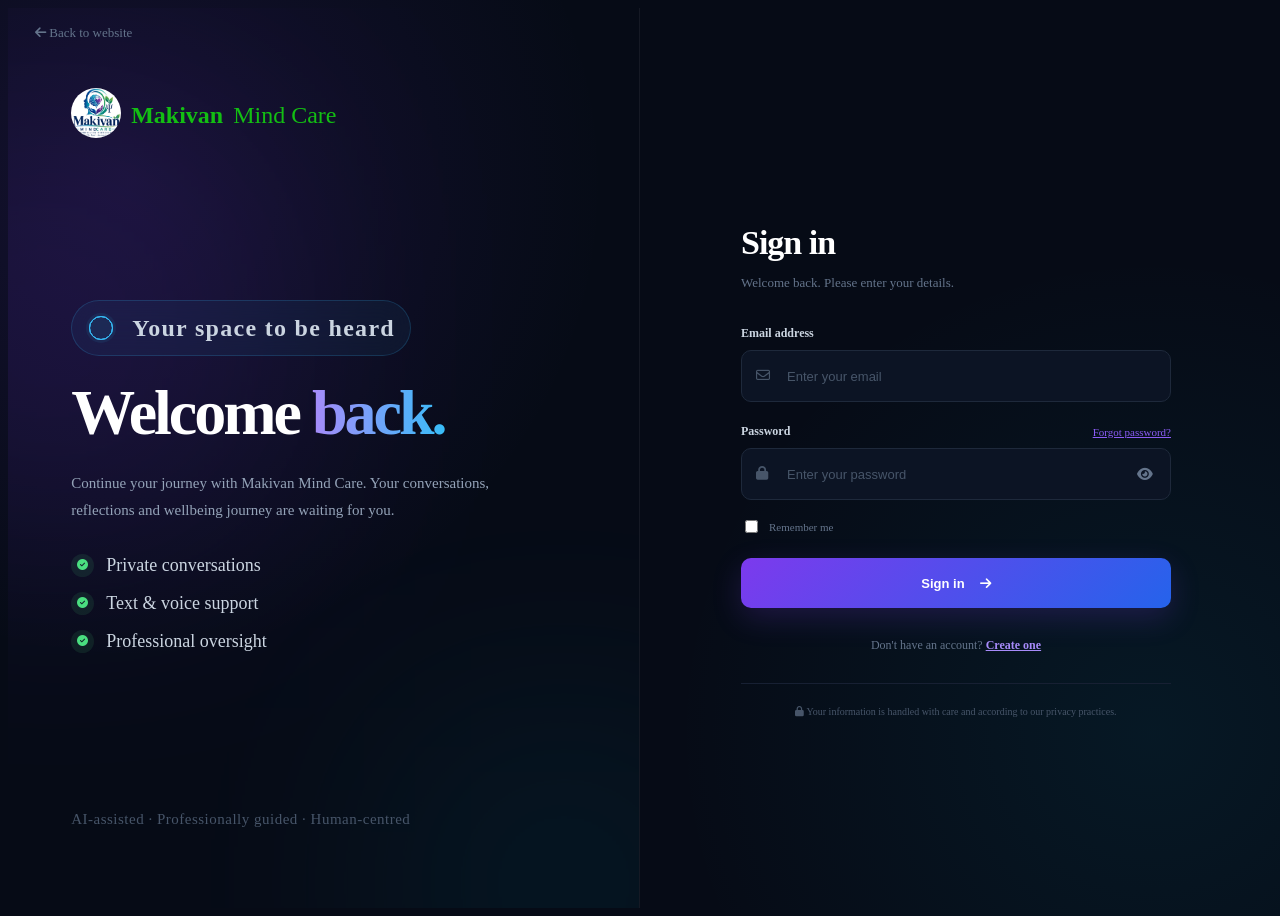
<file: login.html>
<!DOCTYPE html>
<html lang="en">
<head>
    <meta charset="UTF-8" />
    <meta name="viewport" content="width=device-width, initial-scale=1.0" />
    <meta name="description" content="Makivan Mind Care – compassionate counselling and psychology services for individuals, couples, and families. Your mental health matters." />
    <meta name="keywords" content="Makivan Mind Care, counselling, psychology, mental health, therapy,心理咨询,心理学家, Kenya, wellbeing" />
    <meta name="author" content="Makivan Mind Care" />
    <meta name="robots" content="index, follow" />

    <meta property="og:title" content="Makivan Mind Care – Counselling & Psychology" />
    <meta property="og:description" content="Professional, empathetic mental health support tailored to your journey." />
    <meta property="og:url" content="https://www.makivanmindcare.com/" />
    <meta property="og:type" content="website" />
    <meta property="og:image" content="images/company-logo.jpg" />
    <meta property="og:site_name" content="https://www.makivanmindcare.com/">

    <meta name="twitter:card" content="summary_large_image" />
    <meta name="theme-color" content="#2a4b6e" />
    <meta property="twitter:image" content="images/company-logo.jpg">
    <meta property="twitter:title" content="https://www.makivanmindcare.com/">
    <meta property="twitter:description" content="Professional, empathetic mental health support tailored to your journey.">
    

    <link rel="preconnect" href="https://fonts.googleapis.com" />
    <link rel="preconnect" href="https://fonts.gstatic.com" crossorigin />

    <!-- main stylesheet -->
    <link rel="stylesheet" href="css/auth.css" />
    <!-- Font Awesome 6  -->
    <link rel="stylesheet" href="https://cdnjs.cloudflare.com/ajax/libs/font-awesome/6.5.0/css/all.min.css" />
    <!-- Google Font: Inter + a softer, humanist touch -->
    <link href="https://fonts.googleapis.com/css2?family=Inter:opsz,wght@14..32,300;14..32,400;14..32,500;14..32,600;14..32,700;14..32,800&family=Merriweather:ital,wght@0,300;0,400;0,700;1,300&display=swap" rel="stylesheet" />

    <link rel="icon" href="images/company-logo.jpg" type="image/x-icon" />

    <title>Login - Makivan Mind Care</title>
</head>
<body class="auth-page">


    <!-- BACK TO WEBSITE -->

    <a href="index.html" class="back-home">
        <i class="fa-solid fa-arrow-left"></i> Back to website
    </a>


    <!-- AUTH CONTAINER -->

    <main class="auth-container">


        <!-- LEFT SIDE -->

        <section class="auth-intro">

            <a href="index.html" class="auth-logo">

                <span class="logo-image">
                    <img src="images/company-logo.jpg" style="width: 50px; height: 50px; border-radius: 50%;">
                </span>

                <div>
                    <strong>Makivan</strong>
                    <span>Mind Care</span>
                </div>

            </a>


            <div class="intro-content">

                <div class="status-badge">

                    <div class="listening-animation">

                        <div class="sound-waves">
                            <span></span>
                            <span></span>
                            <span></span>
                            <span></span>
                        </div>

                        <div class="ear">
                            <i class="fa-thin fa-ear"></i>
                        </div>

                    </div>
                    
                        <h3>Your space to be heard</h3>

                </div>


                <h1>
                    Welcome
                    <span>back.</span>
                </h1>


                <p>
                    Continue your journey with Makivan Mind Care.
                    Your conversations, reflections and wellbeing
                    journey are waiting for you.
                </p>


                <div class="intro-points">

                    <div>
                        <span><i class="fa-solid fa-circle-check"></i></span>
                        Private conversations
                    </div>

                    <div>
                        <span><i class="fa-solid fa-circle-check"></i></span>
                        Text & voice support
                    </div>

                    <div>
                        <span><i class="fa-solid fa-circle-check"></i></span>
                        Professional oversight
                    </div>

                </div>

            </div>


            <div class="auth-footer-text">
                AI-assisted · Professionally guided · Human-centred
            </div>

        </section>


        <!-- RIGHT SIDE -->

        <section class="auth-form-section">


            <div class="auth-form-container">


                <div class="mobile-logo">

                    <span class="logo-image">
                        <img src="images/company-logo.jpg" style="width: 30px; height: 30px; border-radius: 50%;">
                    </span>

                    <div>
                        <strong>Makivan</strong>
                        <span>Mind Care</span>
                    </div>

                </div>


                <div class="form-heading">

                    <h2>
                        Sign in
                    </h2>

                    <p>
                        Welcome back. Please enter your details.
                    </p>

                </div>


                <!-- LOGIN FORM -->

                <form
                    id="loginForm"
                    class="auth-form"
                >


                    <!-- EMAIL -->

                    <div class="form-group">

                        <label for="email">
                            Email address
                        </label>

                        <div class="input-wrapper">

                            <span class="input-icon">
                                <i class="fa-regular fa-envelope"></i>
                            </span>

                            <input
                                type="email"
                                id="email"
                                name="email"
                                placeholder="Enter your email"
                                autocomplete="email"
                                required
                            >

                        </div>

                    </div>


                    <!-- PASSWORD -->

                    <div class="form-group">

                        <div class="label-row">

                            <label for="password">
                                Password
                            </label>

                            <a
                                href="#"
                                class="forgot-password"
                            >
                                Forgot password?
                            </a>

                        </div>


                        <div class="input-wrapper">

                            <span class="input-icon">
                                <i class="fa-solid fa-lock"></i>
                            </span>

                            <input
                                type="password"
                                id="password"
                                name="password"
                                placeholder="Enter your password"
                                autocomplete="current-password"
                                required
                            >

                            <button
                                type="button"
                                class="password-toggle"
                                id="passwordToggle"
                            >
                                <i class="fa-solid fa-eye"></i>
                            </button>

                        </div>

                    </div>


                    <!-- REMEMBER -->

                    <div class="remember-row">

                        <label class="remember-me">

                            <input
                                type="checkbox"
                                id="rememberMe"
                            >

                            <span>
                                Remember me
                            </span>

                        </label>

                    </div>


                    <!-- ERROR MESSAGE -->

                    <div
                        id="loginMessage"
                        class="form-message"
                    ></div>


                    <!-- SUBMIT -->

                    <button
                        type="submit"
                        class="auth-submit"
                    >

                        <span>
                            Sign in
                        </span>

                        <span>
                            <i class="fa-solid fa-arrow-right"></i>
                        </span>

                    </button>


                </form>


                <!-- REGISTER -->

                <div class="auth-switch">

                    Don't have an account?

                    <a href="register.html">
                        Create one
                    </a>

                </div>


                <!-- PRIVACY -->

                <div class="auth-privacy">

                    <i class="fa-solid fa-lock"></i> Your information is handled with care
                    and according to our privacy practices.

                </div>


            </div>

        </section>


    </main>
    <!-- =========================================
     FULL SCREEN LOGIN REDIRECT
    ========================================= -->

<div
    class="login-redirect"
    id="loginRedirect"
>

    <div class="redirect-content">


        <!-- Animated Logo -->

        <div class="redirect-logo">

            <div class="redirect-ring ring-one"></div>

            <div class="redirect-ring ring-two"></div>

            <div class="redirect-logo-center">
                <img src="images/company-logo.jpg" style="width: 100px; height: 100px; border-radius: 50%;">
            </div>

        </div>


        <!-- Success Icon -->

        <div class="success-icon">

            <svg
                viewBox="0 0 52 52"
                aria-hidden="true"
            >

                <circle
                    cx="26"
                    cy="26"
                    r="24"
                    fill="none"
                />

                <path
                    d="M15 27l7 7 15-16"
                    fill="none"
                />

            </svg>

        </div>


        <h2>
            Login successful
        </h2>


        <p>
            Welcome back to Makivan Mind Care.
        </p>


        <div class="redirect-message">

            <span>
                Redirecting you to your dashboard
            </span>

            <div class="loading-dots">
                <span></span>
                <span></span>
                <span></span>
            </div>

        </div>


    </div>

</div>


<script src="js/auth.js"></script>

</body>

</html>
</file>
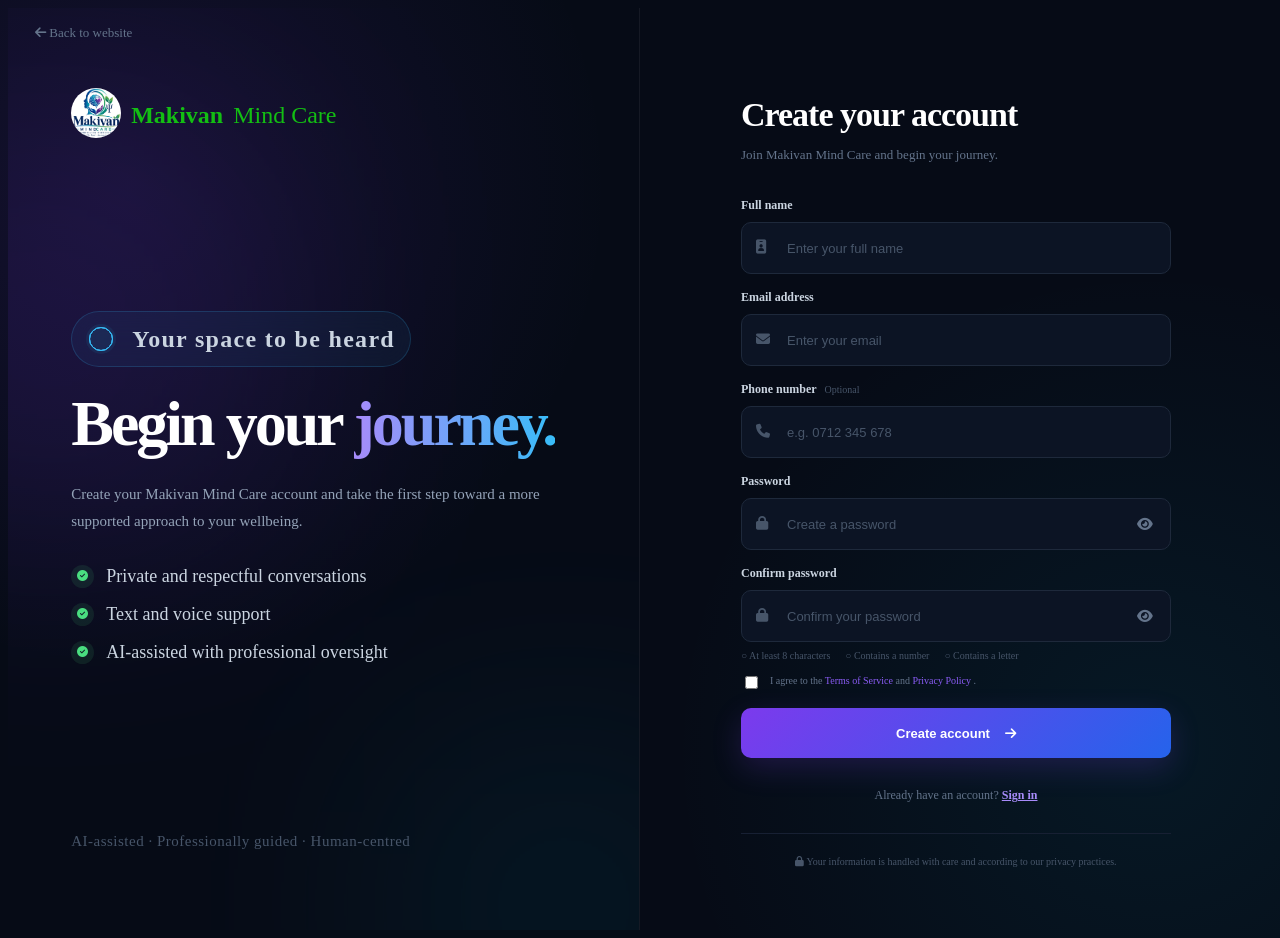
<file: register.html>
<!DOCTYPE html>
<html lang="en">
<head>
    <meta charset="UTF-8" />
    <meta name="viewport" content="width=device-width, initial-scale=1.0" />
    <meta name="description" content="Makivan Mind Care – compassionate counselling and psychology services for individuals, couples, and families. Your mental health matters." />
    <meta name="keywords" content="Makivan Mind Care, counselling, psychology, mental health, therapy,心理咨询,心理学家, Kenya, wellbeing" />
    <meta name="author" content="Makivan Mind Care" />
    <meta name="robots" content="index, follow" />

    <meta property="og:title" content="Makivan Mind Care – Counselling & Psychology" />
    <meta property="og:description" content="Professional, empathetic mental health support tailored to your journey." />
    <meta property="og:url" content="https://www.makivanmindcare.com/" />
    <meta property="og:type" content="website" />
    <meta property="og:image" content="images/company-logo.jpg" />
    <meta property="og:site_name" content="https://www.makivanmindcare.com/">

    <meta name="twitter:card" content="summary_large_image" />
    <meta name="theme-color" content="#2a4b6e" />
    <meta property="twitter:image" content="images/company-logo.jpg">
    <meta property="twitter:title" content="https://www.makivanmindcare.com/">
    <meta property="twitter:description" content="Professional, empathetic mental health support tailored to your journey.">
    
    

    <link rel="preconnect" href="https://fonts.googleapis.com" />
    <link rel="preconnect" href="https://fonts.gstatic.com" crossorigin />

    <!-- main stylesheet -->
    <link rel="stylesheet" href="css/auth.css" />
    <!-- Font Awesome 6  -->
    <link rel="stylesheet" href="https://cdnjs.cloudflare.com/ajax/libs/font-awesome/6.5.0/css/all.min.css" />
    <!-- Google Font: Inter + a softer, humanist touch -->
    <link href="https://fonts.googleapis.com/css2?family=Inter:opsz,wght@14..32,300;14..32,400;14..32,500;14..32,600;14..32,700;14..32,800&family=Merriweather:ital,wght@0,300;0,400;0,700;1,300&display=swap" rel="stylesheet" />

    <link rel="icon" href="images/company-logo.jpg" type="image/x-icon" />

    <title>Register - Makivan Mind Care</title>
</head>
<body class="auth-page">


    <!-- BACK TO WEBSITE -->

    <a href="index.html" class="back-home">
        <i class="fa-solid fa-arrow-left"></i> Back to website
    </a>


    <!-- =========================================
         MAIN AUTH CONTAINER
    ========================================== -->

    <main class="auth-container">


        <!-- =====================================
             LEFT SIDE
        ====================================== -->

        <section class="auth-intro">


            <!-- LOGO -->

             <a href="index.html" class="auth-logo">

                <span class="logo-image">
                    <img src="images/company-logo.jpg" style="width: 50px; height: 50px; border-radius: 50%;">
                </span>

                <div>
                    <strong>Makivan</strong>
                    <span>Mind Care</span>
                </div>

            </a>


            <!-- INTRO -->

            <div class="intro-content">


                <div class="status-badge">

                    <div class="listening-animation">

                        <div class="sound-waves">

                            <span></span>
                            <span></span>
                            <span></span>
                            <span></span>

                        </div>

                        <div class="ear">

                            <i class="fa-thin fa-ear"></i>

                        </div>

                    </div>

                    <h3>
                        Your space to be heard
                    </h3>

                </div>


                <h1>
                    Begin your
                    <span>journey.</span>
                </h1>


                <p>

                    Create your Makivan Mind Care
                    account and take the first step
                    toward a more supported approach
                    to your wellbeing.

                </p>


                <div class="intro-points">


                    <div>

                        <span><i class="fa-solid fa-circle-check"></i></span>

                        Private and respectful
                        conversations

                    </div>


                    <div>

                        <span><i class="fa-solid fa-circle-check"></i></span>

                        Text and voice support

                    </div>


                    <div>

                        <span><i class="fa-solid fa-circle-check"></i></span>

                        AI-assisted with professional
                        oversight

                    </div>


                </div>


            </div>


            <div class="auth-footer-text">

                AI-assisted · Professionally guided ·
                Human-centred

            </div>


        </section>


        <!-- =====================================
             REGISTER FORM
        ====================================== -->

        <section class="auth-form-section">


            <div class="auth-form-container">


                <!-- MOBILE LOGO -->

                <div class="mobile-logo">

                    <span class="logo-icon">
                        <img src="images/company-logo.jpg" style="width: 50px; height: 50px; border-radius: 50%;">
                    </span>

                    <div>

                        <strong>
                            Makivan
                        </strong>

                        <span>
                            Mind Care
                        </span>

                    </div>

                </div>


                <!-- HEADING -->

                <div class="form-heading">

                    <h2>
                        Create your account
                    </h2>

                    <p>
                        Join Makivan Mind Care and
                        begin your journey.
                    </p>

                </div>


                <!-- =================================
                     REGISTER FORM
                ================================== -->

                <form
                    id="registerForm"
                    class="auth-form"
                >


                    <!-- FULL NAME -->

                    <div class="form-group">

                        <label for="fullName">
                            Full name
                        </label>

                        <div class="input-wrapper">

                            <span class="input-icon">
                                <i class="fa-solid fa-id-badge"></i>
                            </span>

                            <input
                                type="text"
                                id="fullName"
                                name="fullName"
                                placeholder="Enter your full name"
                                autocomplete="name"
                                required
                            >

                        </div>

                    </div>


                    <!-- EMAIL -->

                    <div class="form-group">

                        <label for="registerEmail">
                            Email address
                        </label>

                        <div class="input-wrapper">

                            <span class="input-icon">
                                <i class="fa-solid fa-envelope"></i>
                            </span>

                            <input
                                type="email"
                                id="registerEmail"
                                name="email"
                                placeholder="Enter your email"
                                autocomplete="email"
                                required
                            >

                        </div>

                    </div>


                    <!-- PHONE -->

                    <div class="form-group">

                        <label for="phone">
                            Phone number
                            <span class="optional">
                                Optional
                            </span>
                        </label>

                        <div class="input-wrapper">

                            <span class="input-icon">
                                <i class="fa-solid fa-phone"></i>
                            </span>

                            <input
                                type="tel"
                                id="phone"
                                name="phone"
                                placeholder="e.g. 0712 345 678"
                                autocomplete="tel"
                            >

                        </div>

                    </div>


                    <!-- PASSWORD -->

                    <div class="form-group">

                        <label for="registerPassword">
                            Password
                        </label>

                        <div class="input-wrapper">

                            <span class="input-icon">
                                <i class="fa-solid fa-lock"></i>
                            </span>

                            <input
                                type="password"
                                id="registerPassword"
                                name="password"
                                placeholder="Create a password"
                                autocomplete="new-password"
                                required
                            >

                            <button
                                type="button"
                                class="password-toggle"
                                id="registerPasswordToggle"
                                aria-label="Show password"
                            >
                                <i class="fa-solid fa-eye"></i>
                            </button>

                        </div>

                    </div>


                    <!-- CONFIRM PASSWORD -->

                    <div class="form-group">

                        <label for="confirmPassword">
                            Confirm password
                        </label>

                        <div class="input-wrapper">

                            <span class="input-icon">
                                <i class="fa-solid fa-lock"></i>
                            </span>

                            <input
                                type="password"
                                id="confirmPassword"
                                name="confirmPassword"
                                placeholder="Confirm your password"
                                autocomplete="new-password"
                                required
                            >

                            <button
                                type="button"
                                class="password-toggle"
                                id="confirmPasswordToggle"
                                aria-label="Show password"
                            >
                                <i class="fa-solid fa-eye"></i>
                            </button>

                        </div>

                    </div>


                    <!-- PASSWORD REQUIREMENTS -->

                    <div
                        class="password-requirements"
                        id="passwordRequirements"
                    >

                        <span id="lengthCheck">
                            ○ At least 8 characters
                        </span>

                        <span id="numberCheck">
                            ○ Contains a number
                        </span>

                        <span id="letterCheck">
                            ○ Contains a letter
                        </span>

                    </div>


                    <!-- TERMS -->

                    <div class="terms-row">

                        <label>

                            <input
                                type="checkbox"
                                id="terms"
                                required
                            >

                            <span>

                                I agree to the
                                <a href="terms.html">
                                    Terms of Service
                                </a>
                                and
                                <a href="privacy.html">
                                    Privacy Policy
                                </a>.

                            </span>

                        </label>

                    </div>


                    <!-- MESSAGE -->

                    <div
                        id="registerMessage"
                        class="form-message"
                    ></div>


                    <!-- SUBMIT -->

                    <button
                        type="submit"
                        class="auth-submit"
                    >

                        <span>
                            Create account
                        </span>

                        <span>
                             <i class="fa-solid fa-arrow-right"></i>
                        </span>

                    </button>


                </form>


                <!-- LOGIN -->

                <div class="auth-switch">

                    Already have an account?

                    <a href="login.html">
                        Sign in
                    </a>

                </div>


                <!-- PRIVACY -->

                <div class="auth-privacy">

                      <i class="fa-solid fa-lock"></i> Your information is handled
                    with care and according to our
                    privacy practices.

                </div>


            </div>

        </section>


    </main>


    <!-- =========================================
         REGISTRATION SUCCESS SCREEN
    ========================================== -->

    <div
        class="login-redirect"
        id="registerRedirect"
    >

        <div class="redirect-content">


            <!-- LOGO -->

            <div class="redirect-logo">

                <div class="redirect-ring ring-one"></div>

                <div class="redirect-ring ring-two"></div>

                <div class="redirect-logo-center">
                    <img src="images/company-logo.jpg" style="width: 100px; height: 100px; border-radius: 50%;">
                </div>

            </div>


            <!-- SUCCESS -->

            <div class="success-icon">

                <svg
                    viewBox="0 0 52 52"
                    aria-hidden="true"
                >

                    <circle
                        cx="26"
                        cy="26"
                        r="24"
                        fill="none"
                    />

                    <path
                        d="M15 27l7 7 15-16"
                        fill="none"
                    />

                </svg>

            </div>


            <h2>
                Account created successfully
            </h2>


            <p>
                Welcome to Makivan Mind Care.
            </p>


            <div class="redirect-message">

                <span>
                    Taking you to the login page
                </span>

                <div class="loading-dots">

                    <span></span>
                    <span></span>
                    <span></span>

                </div>

            </div>


        </div>

    </div>


    <script src="js/auth.js"></script>

</body>

</html>
</file>
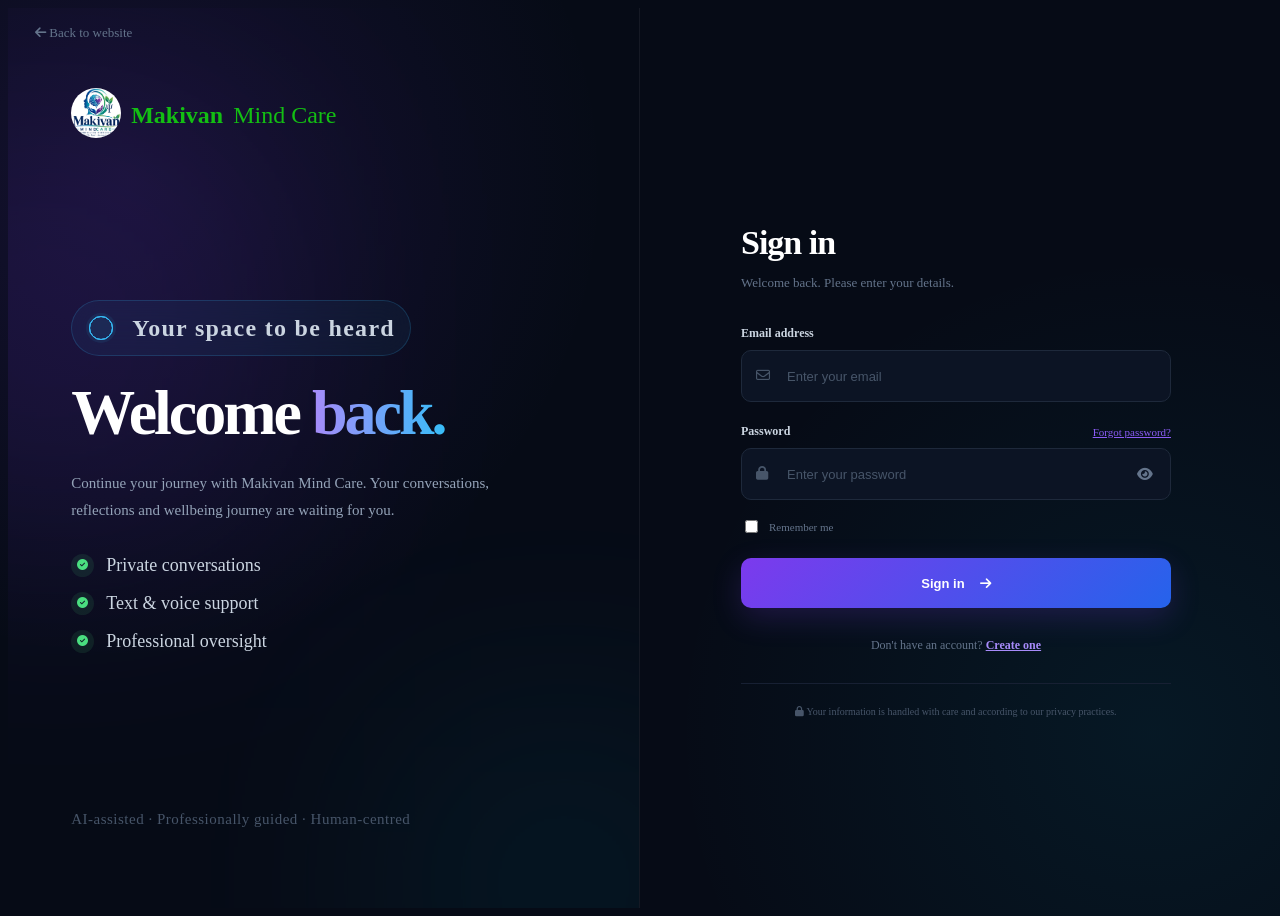
<file: text-session.html>
<!DOCTYPE html>
<html lang="en">
<head>
    <meta charset="UTF-8" />
    <meta name="viewport" content="width=device-width, initial-scale=1.0" />
    <meta name="description" content="Makivan Mind Care – compassionate counselling and psychology services for individuals, couples, and families. Your mental health matters." />
    <meta name="keywords" content="Makivan Mind Care, counselling, psychology, mental health, therapy,心理咨询,心理学家, Kenya, wellbeing" />
    <meta name="author" content="Makivan Mind Care" />
    <meta name="robots" content="index, follow" />

    <meta property="og:title" content="Makivan Mind Care – Counselling & Psychology" />
    <meta property="og:description" content="Professional, empathetic mental health support tailored to your journey." />
    <meta property="og:url" content="https://www.makivanmindcare.com/" />
    <meta property="og:type" content="website" />
    <meta property="og:image" content="images/og-mindcare.jpg" />

    <meta name="twitter:card" content="summary_large_image" />
    <meta name="theme-color" content="#2a4b6e" />

    <link rel="preconnect" href="https://fonts.googleapis.com" />
    <link rel="preconnect" href="https://fonts.gstatic.com" crossorigin />

    <!-- main stylesheet -->
    <link rel="stylesheet" href="css/text-session.css" />
    <!-- Font Awesome 6  -->
    <link rel="stylesheet" href="https://cdnjs.cloudflare.com/ajax/libs/font-awesome/6.5.0/css/all.min.css" />
    <!-- Google Font: Inter + a softer, humanist touch -->
    <link href="https://fonts.googleapis.com/css2?family=Inter:opsz,wght@14..32,300;14..32,400;14..32,500;14..32,600;14..32,700;14..32,800&family=Merriweather:ital,wght@0,300;0,400;0,700;1,300&display=swap" rel="stylesheet" />

    <link rel="icon" href="images/company-logo.jpg" type="image/x-icon" />

    <title>Text Session | Makivan Mind Care</title>
</head>


<body>


    <!-- =========================================
         TEXT SESSION
    ========================================== -->

    <main class="text-session-page">


        <!-- =====================================
             HEADER
        ====================================== -->

        <header class="session-header">

            <div class="session-header-left">

                <button
                    type="button"
                    id="backToDashboard"
                    class="icon-button"
                    aria-label="Back to dashboard"
                >

                    <i class="fa-solid fa-arrow-left"></i>

                </button>


                <div class="session-brand">

                    <div class="brand-icon">

                        <i class="fa-solid fa-brain"></i>

                    </div>


                    <div>

                        <strong>
                            Makivan Mind Care
                        </strong>

                        <span>
                            Text Session
                        </span>

                    </div>

                </div>

            </div>


            <!-- Session status -->

            <div class="session-status-indicator">

                <span class="status-dot"></span>

                <span>
                    Safe Space
                </span>

            </div>

        </header>



        <!-- =====================================
             SESSION INTRO
        ====================================== -->

        <section
            class="session-intro"
            id="sessionIntro"
        >

            <div class="intro-icon">

                <i class="fa-solid fa-comments"></i>

            </div>


            <h1>
                You're in a safe space
            </h1>


            <p>
                Take your time. Share only what
                you're comfortable sharing.
            </p>


            <div class="privacy-note">

                <i class="fa-solid fa-lock"></i>

                <span>
                    Your session is handled
                    privately and securely.
                </span>

            </div>

        </section>



        <!-- =====================================
             SESSION INFORMATION
        ====================================== -->

        <section class="session-info-bar">

            <div class="session-info-item">

                <i class="fa-solid fa-user"></i>

                <div>

                    <small>
                        Session
                    </small>

                    <strong id="sessionType">
                        Text
                    </strong>

                </div>

            </div>


            <div class="session-info-item">

                <i class="fa-solid fa-heart"></i>

                <div>

                    <small>
                        Starting mood
                    </small>

                    <strong id="sessionMood">
                        —
                    </strong>

                </div>

            </div>


            <div class="session-info-item">

                <i class="fa-solid fa-clock"></i>

                <div>

                    <small>
                        Duration
                    </small>

                    <strong id="sessionTimer">
                        00:00
                    </strong>

                </div>

            </div>

        </section>



        <!-- =====================================
             CONVERSATION
        ====================================== -->

        <section
            class="conversation-area"
            id="conversationArea"
        >

            <!-- Messages will be inserted here -->

            <div
                class="conversation-messages"
                id="conversationMessages"
            >

            </div>


            <!-- AI typing indicator -->

            <div
                class="typing-indicator"
                id="typingIndicator"
            >

                <div class="ai-avatar">

                    <i class="fa-solid fa-brain"></i>

                </div>


                <div class="typing-bubble">

                    <span></span>
                    <span></span>
                    <span></span>

                </div>

            </div>

        </section>



        <!-- =====================================
             SAFETY NOTICE
        ====================================== -->

        <div class="conversation-safety">

            <i class="fa-solid fa-shield-heart"></i>

            <span>
                If you feel you are in immediate
                danger, please seek emergency help
                or contact a trusted person nearby.
            </span>

        </div>



        <!-- =====================================
             MESSAGE INPUT
        ====================================== -->

        <form
            class="message-form"
            id="messageForm"
        >

            <button
                type="button"
                class="input-action"
                id="voiceInputButton"
                aria-label="Voice input"
            >

                <i class="fa-solid fa-microphone"></i>

            </button>


            <div class="message-input-wrapper">

                <textarea
                    id="messageInput"
                    rows="1"
                    placeholder="Share what's on your mind..."
                    autocomplete="off"
                ></textarea>

            </div>


            <button
                type="submit"
                class="send-button"
                id="sendMessageButton"
                aria-label="Send message"
                disabled
            >

                <i class="fa-solid fa-paper-plane"></i>

            </button>

        </form>



        <!-- =====================================
             END SESSION
        ====================================== -->

        <div class="end-session-area">

            <button
                type="button"
                id="endSessionButton"
                class="end-session-button"
            >

                <i class="fa-solid fa-circle-stop"></i>

                End Session

            </button>

        </div>


    </main>



    <!-- =========================================
         END SESSION MODAL
    ========================================== -->

    <div
        class="modal-overlay"
        id="endSessionModal"
    >

        <div class="end-session-modal">

            <button
                type="button"
                id="closeEndModal"
                class="modal-close"
            >

                <i class="fa-solid fa-xmark"></i>

            </button>


            <div class="modal-icon">

                <i class="fa-solid fa-circle-question"></i>

            </div>


            <h2>
                End this session?
            </h2>


            <p>
                Your conversation will be saved
                to your session history.
            </p>


            <div class="modal-actions">

                <button
                    type="button"
                    id="cancelEndSession"
                    class="secondary-button"
                >
                    Continue Session
                </button>


                <button
                    type="button"
                    id="confirmEndSession"
                    class="danger-button"
                >
                    End Session
                </button>

            </div>

        </div>

    </div>



    <script src="js/text-session.js"></script>

</body>

</html>
</file>
<file: css/style.css>
/* =========================================
   MAKIVAN MIND CARE
   MAIN STYLES
========================================= */

* {
    margin: 0;
    padding: 0;
    box-sizing: border-box;
}

html {
    scroll-behavior: smooth;
}

body {
    font-family: Arial, Helvetica, sans-serif;
    background: #060b16;
    color: #f8fafc;
    line-height: 1.6;
    overflow-x: hidden;
}

a {
    text-decoration: none;
    color: inherit;
}

button {
    font: inherit;
}


/* =========================================
   NAVBAR
========================================= */

.navbar {
    width: 100%;
    height: 78px;

    display: flex;
    align-items: center;
    justify-content: space-between;

    padding: 0 7%;

    background: rgba(6, 11, 22, 0.85);

    border-bottom: 1px solid rgba(255,255,255,0.06);

    position: sticky;
    top: 0;
    z-index: 1000;

    backdrop-filter: blur(15px);
}

.logo {
    display: flex;
    align-items: center;
    gap: 10px;
}

.logo-icon {
    width: 40px;
    height: 40px;
    display: flex;
    align-items: center;
    justify-content: center;
    border-radius: 12px;
}

.logo div {
    display: flex;
    flex-direction: column;
    line-height: 1.1;
}

.logo strong {
    font-size: 17px;
}

.logo span:not(.logo-icon) {
    font-size: 11px;
    color: #94a3b8;
    text-transform: uppercase;
    letter-spacing: 1.5px;
}

.nav-links {
    display: flex;
    gap: 32px;
}

.nav-links a {
    color: #94a3b8;
    font-size: 14px;
    transition: 0.3s;
}

.nav-links a:hover {
    color: #ffffff;
}

.nav-actions {
    display: flex;
    align-items: center;
    gap: 15px;
}

.login-btn {
    color: #cbd5e1;
    font-size: 14px;
}

.signup-btn {
    padding: 10px 18px;

    border-radius: 9px;

    background: #7c3aed;

    font-size: 14px;

    transition: 0.3s;
}

.signup-btn:hover {
    background: #8b5cf6;
    transform: translateY(-2px);
}

.menu-btn {
    display: none;

    background: none;
    border: none;

    color: white;
    font-size: 25px;

    cursor: pointer;
}


/* =========================================
   HERO
========================================= */

.hero {
    min-height: 680px;

    padding: 90px 7%;

    display: grid;
    grid-template-columns: 1fr 1fr;
    align-items: center;
    gap: 70px;

    position: relative;
}

.hero::before {
    content: "";

    position: absolute;

    width: 500px;
    height: 500px;

    background: #6d28d9;

    opacity: 0.12;

    filter: blur(130px);

    top: -100px;
    left: -150px;

    pointer-events: none;
}

.hero-content {
    position: relative;
    z-index: 2;
}

.status-badge {
    display: inline-flex;
    align-items: center;
    gap: 8px;

    padding: 7px 13px;

    border-radius: 30px;

    background: rgba(124,58,237,0.12);

    border: 1px solid rgba(124,58,237,0.3);

    color: #c4b5fd;

    font-size: 12px;

    margin-bottom: 25px;
}

.status-dot {
    width: 7px;
    height: 7px;
    background: #4ade80;
    border-radius: 50%;
    box-shadow: 0 0 10px #4ade80;
    animation: status-pulse 3.5s infinite;
}
@keyframes status-pulse{
      0% {
        transform: scale(0.95);
        box-shadow: 0 0 0 0 rgba(34, 197, 94, 0.7);
    }
    70% {
        transform: scale(1);
        box-shadow: 0 0 0 8px rgba(34, 197, 94, 0);
    }
    100% {
        transform: scale(0.95);
        box-shadow: 0 0 0 0 rgba(34, 197, 94, 0);
    }
}

.hero h1 {
    font-size: clamp(45px, 5vw, 72px);

    line-height: 1.05;

    letter-spacing: -3px;

    max-width: 650px;

    margin-bottom: 25px;
}

.hero h1 span,
.section-heading h2 span,
.about h2 span, .goal h2 span {
    background: linear-gradient(
        90deg,
        #a78bfa,
        #38bdf8
    );

    -webkit-background-clip: text;
    background-clip: text;

    color: transparent;
}

.hero-content > p {
    color: #94a3b8;

    font-size: 17px;

    max-width: 560px;

    margin-bottom: 32px;
}

.hero-content > p strong {
    color: #e2e8f0;
}

.hero-buttons {
    display: flex;
    gap: 15px;
    align-items: center;
}

.primary-btn,
.secondary-btn {
    display: inline-flex;

    align-items: center;
    justify-content: center;

    gap: 15px;

    padding: 14px 22px;

    border-radius: 10px;

    font-weight: 600;

    font-size: 14px;

    transition: 0.3s;
}

.primary-btn {
    background: linear-gradient(
        135deg,
        #7c3aed,
        #2563eb
    );

    box-shadow: 0 10px 30px rgba(124,58,237,0.25);
}

.primary-btn:hover {
    transform: translateY(-3px);
    box-shadow: 0 15px 35px rgba(124,58,237,0.35);
}

.secondary-btn {
    border: 1px solid #263247;
    color: #cbd5e1;
}

.secondary-btn:hover {
    background: #111827;
}
.secondary-btn:hover i:hover{
    transform: scaleX(-5px);
    transform: scale(1.3);
}

.hero-note {
    margin-top: 25px;

    color: #64748b;

    font-size: 12px;
}


/* =========================================
   AI CARD
========================================= */

.hero-visual {
    position: relative;

    display: flex;
    justify-content: center;
}

.glow {
    position: absolute;

    width: 300px;
    height: 300px;

    border-radius: 50%;

    filter: blur(90px);

    opacity: 0.25;
}

.glow-one {
    background: #7c3aed;

    top: 10%;
    left: 10%;
}

.glow-two {
    background: #06b6d4;

    bottom: 0;
    right: 5%;
}

.ai-card {
    width: 100%;
    max-width: 470px;

    min-height: 500px;

    position: relative;
    z-index: 2;

    background: rgba(13, 21, 38, 0.9);

    border: 1px solid rgba(148,163,184,0.13);

    border-radius: 24px;

    padding: 22px;

    box-shadow:
        0 30px 80px rgba(0,0,0,0.4),
        inset 0 1px rgba(255,255,255,0.05);
}

.ai-card-header {
    display: flex;
    align-items: center;
    justify-content: space-between;

    padding-bottom: 20px;

    border-bottom: 1px solid rgba(255,255,255,0.06);
}

.ai-profile {
    display: flex;
    align-items: center;
    gap: 12px;
}

.ai-avatar {
    width: 42px;
    height: 42px;
    display: flex;
    align-items: center;
    justify-content: center;
}

.ai-profile strong {
    display: block;
    font-size: 14px;
}

.ai-profile small {
    color: #64748b;
    font-size: 11px;
}

.ai-profile small span {
    display: inline-block;
    width: 6px;
    height: 6px;
    border-radius: 50%;
    background: #4ade80;
    animation: pulse-animation 3.5s infinite;
}
@keyframes pulse-animation {
    0% {
        transform: scale(0.95);
        box-shadow: 0 0 0 0 rgba(34, 197, 94, 0.7);
    }
    70% {
        transform: scale(1);
        box-shadow: 0 0 0 8px rgba(34, 197, 94, 0);
    }
    100% {
        transform: scale(0.95);
        box-shadow: 0 0 0 0 rgba(34, 197, 94, 0);
    }
}

.more {
    color: #64748b;
}

.conversation {
    padding: 25px 5px;

    display: flex;
    flex-direction: column;

    gap: 18px;
}

.message {
    max-width: 82%;

    padding: 13px 16px;

    border-radius: 15px;

    font-size: 13px;
}

.ai-message {
    background: #172033;

    color: #cbd5e1;

    border-bottom-left-radius: 4px;
}

.user-message {
    align-self: flex-end;

    background: linear-gradient(
        135deg,
        #6d28d9,
        #2563eb
    );

    border-bottom-right-radius: 4px;
}

.chat-input {
    margin-top: auto;

    display: flex;
    align-items: center;
    gap: 10px;

    padding: 8px 8px 8px 15px;

    background: #080e1b;

    border: 1px solid #1e293b;

    border-radius: 13px;

    color: #475569;

    font-size: 12px;
}

.chat-input span {
    flex: 1;
}

.chat-input button {
    border: none;

    width: 34px;
    height: 34px;

    border-radius: 9px;

    background: #172033;

    color: #94a3b8;

    cursor: pointer;
}

.chat-input .send-btn {
    background: #7c3aed;
    color: white;
}


/* =========================================
   GENERAL SECTIONS
========================================= */

.section {
    padding: 110px 7%;
}

.section-heading {
    max-width: 650px;

    margin: 0 auto 60px;

    text-align: center;
}

.small-title {
    color: #8b5cf6;

    font-size: 11px;

    font-weight: 700;

    letter-spacing: 3px;

    margin-bottom: 12px;
}

.section-heading h2,
.about h2, .goal h2 {
    font-size: clamp(32px, 4vw, 48px);

    line-height: 1.15;

    letter-spacing: -1.5px;

    margin-bottom: 17px;
}

.section-heading p {
    color: #64748b;
}


/* =========================================
   FEATURES
========================================= */

.feature-grid {
    display: grid;

    grid-template-columns:
        repeat(2, 1fr);

    gap: 40px;

    max-width: 1150px;

    margin: auto;
}

.feature-card {
    padding: 30px;

    border-radius: 20px;

    background: #0c1424;

    border: 1px solid #172033;

    transition: 0.3s;
}

.feature-card:hover {
    transform: translateY(-7px);

    border-color: #334155;
}

.feature-card.featured {
    background:
        linear-gradient(
            145deg,
            rgba(124,58,237,0.13),
            rgba(37,99,235,0.05)
        ),
        #0c1424;
}

.feature-icon {
    width: 50px;
    height: 50px;

    display: flex;
    align-items: center;
    justify-content: center;

    border-radius: 14px;

    margin-bottom: 25px;

    font-size: 22px;
}

.feature-icon.purple {
    background: rgba(124,58,237,0.15);
}

.feature-icon.blue {
    background: rgba(14,165,233,0.15);
}

.feature-icon.green {
    background: rgba(34,197,94,0.12);
}

.feature-card h3 {
    margin-bottom: 10px;
}

.feature-card p {
    color: #64748b;

    font-size: 14px;

    margin-bottom: 20px;
}

.feature-card a {
    color: #a78bfa;

    font-size: 13px;

    font-weight: 600;
}


/* =========================================
   HOW IT WORKS
========================================= */

.how-it-works {
    background: #080e1a;
}

.steps {
    max-width: 1000px;

    margin: auto;

    display: grid;

    grid-template-columns:
        repeat(3, 1fr);

    gap: 40px;
}
.step {
      padding: 30px;

    border-radius: 20px;

    background: #0c1424;

    border: 1px solid #172033;

    transition: 0.3s;
}
.step:hover{
    transform: translateY(-7px);

    border-color: #334155;
}

.step-number {
    font-size: 13px;

    color: #8b5cf6;

    font-weight: 800;

    margin-bottom: 15px;
    
}
.step-number h3 {
    color: rgba(136, 136, 141, 0.5)
}

.step h3 {
    margin-bottom: 10px;
}

.step p {
    color: #64748b;

    font-size: 14px;
}


/* =========================================
   ABOUT
========================================= */

.about {
    display: grid;

    grid-template-columns: 1.2fr 0.8fr;

    align-items: center;

    gap: 80px;

    max-width: 1200px;

    margin: auto;
}


.about-content > p {
    color: #64748b;

    max-width: 600px;

    margin-bottom: 15px;
}

.about-card {
    padding: 45px;

    min-height: 300px;

    display: flex;

    flex-direction: column;

    justify-content: center;

    align-items: center;

    text-align: center;

    border-radius: 25px;

    background:
        radial-gradient(
            circle at center,
            rgba(124,58,237,0.18),
            transparent 65%
        ),
        #0c1424;

    border: 1px solid #1e293b;
}


.brain-icon {
    font-size: 65px;

    margin-bottom: 15px;
}

.about-card p {
    color: #64748b;
}
.goal {
    display: grid;
    grid-template-columns: 1.1fr 0.9fr;

    align-items: center;

    gap: 80px;

    max-width: 1200px;

    margin: auto;
}

.goal-content {
    max-width: 650px;
}

.goal-content p {
    color: #64748b;
    margin-bottom: 15px;
}

.goal-visual {
    min-height: 350px;

    display: flex;
    flex-direction: column;

    align-items: center;
    justify-content: center;

    text-align: center;

    padding: 40px;

    border-radius: 25px;

    background:
        radial-gradient(
            circle at center,
            rgba(124,58,237,0.18),
            transparent 65%
        ),
        #0c1424;

    border: 1px solid #1e293b;
}

.goal-globe {
    font-size: 90px;

    margin-bottom: 20px;

    filter:
        drop-shadow(0 0 20px rgba(56,189,248,0.35));
}

.goal-visual h3 {
    font-size: 22px;

    margin-bottom: 8px;
}

.goal-visual p {
    color: #64748b;

    font-size: 13px;
}


/* =========================================
   CTA
========================================= */

.cta {
    margin: 50px 7% 100px;

    padding: 55px;

    display: flex;

    align-items: center;

    justify-content: space-between;

    gap: 30px;

    border-radius: 25px;

    background:
        linear-gradient(
            120deg,
            rgba(124,58,237,0.2),
            rgba(6,182,212,0.08)
        ),
        #0c1424;

    border: 1px solid #1e293b;
}

.cta h2 {
    font-size: 30px;

    margin-bottom: 8px;
}

.cta p {
    color: #64748b;
}


/* =========================================
   FOOTER
========================================= */

footer {
    padding: 35px 7%;

    display: flex;

    align-items: center;

    justify-content: space-between;

    border-top: 1px solid #111827;

    color: #475569;

    font-size: 12px;
}

.footer-logo {
    display: flex;

    align-items: center;

    gap: 5px;
}


.footer-logo div {
    display: flex;
    flex-direction: column;
}

.footer-logo span:not(.logo-icon) {
    font-size: 9px;

    text-transform: uppercase;

    letter-spacing: 1px;
}

.footer-links {
    display: flex;
    gap: 20px;
}
/* ==========================================
   GOAL SECTION - MOBILE RESPONSIVENESS
========================================== */

@media (max-width: 768px) {

    /* Main goal section */
    .goal-section {
        padding: 60px 20px;
    }

    /* Goal container */
    .goal-section .about-container,
    .goal-section .goal-container {
        display: flex;
        flex-direction: column;
        grid-template-columns: 1fr;
        align-items: center;
        gap: 30px;
    }

    /* Goal text */
    .goal-section .about-content,
    .goal-section .goal-content {
        width: 100%;
        max-width: 100%;
        text-align: center;
    }

    .goal-section h2 {
        font-size: 28px;
        line-height: 1.2;
        margin-bottom: 15px;
    }

    .goal-section p {
        font-size: 14px;
        line-height: 1.7;
    }

    /* Goal image */
    .goal-section .about-image,
    .goal-section .goal-image {
        width: 100%;
        max-width: 420px;
        display: flex;
        justify-content: center;
    }

    .goal-section .about-image img,
    .goal-section .goal-image img {
        width: 100%;
        max-width: 350px;
        height: auto;
        object-fit: contain;
    }

}


/* ==========================================
   SMALLER PHONES
========================================== */

@media (max-width: 480px) {

    .goal-section {
        padding: 45px 16px;
    }

    .goal-section h2 {
        font-size: 24px;
        color: white;
    }

    .goal-section p {
        font-size: 13px;
        line-height: 1.65;
    }

    .goal-section .about-image img,
    .goal-section .goal-image img {
        max-width: 300px;
    }

}


/* =========================================
   MOBILE
========================================= */

@media (max-width: 900px) {

    .nav-links,
    .nav-actions {
        display: none;
    }

    .menu-btn {
        display: block;
    }

    .hero {
        grid-template-columns: 1fr;

        padding-top: 60px;

        text-align: center;
    }

    .hero-content > p {
        margin-left: auto;
        margin-right: auto;
    }

    .hero-buttons {
        justify-content: center;
    }

    .hero-note {
        text-align: center;
    }

    .feature-grid {
        grid-template-columns: 1fr;
    }

    .steps {
        grid-template-columns: 1fr;
    }

    .about {
        grid-template-columns: 1fr;
    }
    .goal {
        grid-template-columns: 1fr;
    }

    .cta {
        flex-direction: column;

        text-align: center;
    }

    footer {
        flex-direction: column;

        gap: 20px;

        text-align: center;
    }
    .nav-links.mobile-active {
        display: flex;
        position: absolute;
        top: 78px;
        left: 0;
        width: 100%;
        padding: 25px;
        flex-direction: column;
        gap: 20px;
        background: #080e1a;
        border-bottom: #080e1a;
        border-bottom: 1px solid #1e293b;
    }
}


@media (max-width: 600px) {

    .navbar {
        padding: 0 5%;
    }

    .hero {
        padding: 55px 5%;
    }

    .hero h1 {
        font-size: 43px;

        letter-spacing: -2px;
    }

    .hero-buttons {
        flex-direction: column;

        width: 100%;
    }

    .primary-btn,
    .secondary-btn {
        width: 100%;
    }

    .ai-card {
        min-height: 450px;

        padding: 16px;
    }

    .section {
        padding: 80px 5%;
    }

    .cta {
        margin-left: 5%;
        margin-right: 5%;

        padding: 35px 25px;
    }

    .footer-links {
        flex-wrap: wrap;

        justify-content: center;
    }
}
</file>
<file: css/dashboard.css>
/* =========================================
   MAKIVAN MIND CARE
   USER DASHBOARD
========================================= */


/* =========================================
   ROOT
========================================= */

:root {

    --bg-main: #07120f;
    --bg-sidebar: #081713;

    --card: #0c1c17;
    --card-light: #10251e;

    --border: rgba(148, 163, 184, 0.10);

    --green: #4ade80;
    --green-dark: #22c55e;

    --blue: #38bdf8;
    --purple: #a78bfa;

    --text: #f1f5f9;
    --text-soft: #94a3b8;
    --text-muted: #64748b;

    --danger: #f87171;

    --sidebar-width: 250px;

}


/* =========================================
   RESET
========================================= */

* {

    margin: 0;

    padding: 0;

    box-sizing: border-box;

}


html {

    scroll-behavior: smooth;

}


body {

    font-family:
        Inter,
        "Segoe UI",
        Arial,
        sans-serif;

    background: var(--bg-main);

    color: var(--text);

    min-height: 100vh;

}


button,
a,
input {

    font: inherit;

}


button {

    border: none;

    cursor: pointer;

}


a {

    text-decoration: none;

    color: inherit;

}


/* =========================================
   APP
========================================= */

.app {

    min-height: 100vh;

    display: flex;

}


/* =========================================
   SIDEBAR
========================================= */

.sidebar {

    position: fixed;

    top: 0;

    left: 0;

    width: var(--sidebar-width);

    height: 100vh;

    padding: 25px 16px;

    background:

        radial-gradient(
            circle at 20% 10%,
            rgba(74, 222, 128, 0.08),
            transparent 30%
        ),

        var(--bg-sidebar);

    border-right:
        1px solid var(--border);

    display: flex;

    flex-direction: column;

    z-index: 100;

}


/* =========================================
   LOGO
========================================= */

.sidebar-logo {

    display: flex;

    align-items: center;

    gap: 11px;

    padding: 0 10px;

    margin-bottom: 40px;

}


.logo-mark {

    width: 40px;

    height: 40px;

    border-radius: 12px;

    display: flex;

    align-items: center;

    justify-content: center;

    font-weight: 800;

    font-size: 18px;

    background:
        linear-gradient(
            135deg,
            var(--green),
            var(--blue)
        );

    color: #06110d;

    box-shadow:
        0 0 25px
        rgba(74, 222, 128, 0.16);

}


.logo-text {

    display: flex;

    flex-direction: column;

}


.logo-text strong {

    font-size: 15px;

}


.logo-text span {

    font-size: 9px;

    color: var(--text-soft);

    letter-spacing: 0.5px;

}


/* =========================================
   CLOSE
========================================= */

.sidebar-close {

    display: none;

}


/* =========================================
   NAV
========================================= */

.sidebar-nav {

    flex: 1;

}


.nav-label {

    font-size: 9px;

    color: var(--text-muted);

    letter-spacing: 1.4px;

    margin:
        0 12px
        12px;

}


.nav-label:not(:first-child) {

    margin-top: 28px;

}


.nav-item {

    position: relative;

    display: flex;

    align-items: center;

    gap: 13px;

    min-height: 45px;

    padding: 0 13px;

    margin-bottom: 5px;

    border-radius: 11px;

    color: var(--text-soft);

    font-size: 12px;

    transition:
        background 0.25s ease,
        color 0.25s ease,
        transform 0.25s ease;

}


.nav-item i {

    width: 18px;

    text-align: center;

    font-size: 14px;

}


.nav-item:hover {

    color: var(--text);

    background:
        rgba(74, 222, 128, 0.06);

    transform: translateX(2px);

}


.nav-item.active {

    color: var(--green);

    background:
        linear-gradient(
            90deg,
            rgba(74, 222, 128, 0.12),
            rgba(74, 222, 128, 0.03)
        );

}


.nav-item.active::before {

    content: "";

    position: absolute;

    left: -16px;

    top: 9px;

    width: 3px;

    height: 27px;

    border-radius: 0 4px 4px 0;

    background: var(--green);

}


.notification-count {

    margin-left: auto;

    min-width: 18px;

    height: 18px;

    border-radius: 20px;

    display: flex;

    align-items: center;

    justify-content: center;

    background: rgba(74, 222, 128, 0.12);

    color: var(--green);

    font-size: 9px;

}


/* =========================================
   SUPPORT CARD
========================================= */

.support-card {

    padding: 10px;

    border-radius: 14px;

    background:
        linear-gradient(
            145deg,
            rgba(74, 222, 128, 0.10),
            rgba(56, 189, 248, 0.04)
        );

    border:
        1px solid
        rgba(74, 222, 128, 0.10);

}


.support-icon {

    width: 28px;

    height: 28px;

    display: flex;

    align-items: center;

    justify-content: center;

    border-radius: 9px;

    background:
        rgba(74, 222, 128, 0.10);

    color: var(--green);
    margin-bottom: 5px;

}


.support-card strong {

    display: block;

    font-size: 11px;

    margin-bottom: 3px;

}


.support-card p {

    color: var(--text-muted);

    font-size: 9px;

    line-height: 1.5;

    margin-bottom: 5px;

}


.support-card button {

    width: 100%;

    padding: 5px;

    border-radius: 8px;

    background: rgba(74, 222, 128, 0.10);

    color: var(--green);

    font-size: 9px;

    display: flex;

    align-items: center;

    justify-content: space-between;

}
.support-card button:hover{
    background: rgba(11, 143, 11, 0.4);
    transform: scaleY(-3px);
    
}
.support-card button:hover h3:hover {
    color: #fff;
}


.logout-button {

    width: 100%;

    margin-top: 12px;

    height: 40px;

    display: flex;

    align-items: center;

    gap: 12px;

    padding: 0 13px;

    border-radius: 10px;

    background: transparent;

    color: var(--text-muted);

    font-size: 11px;

    text-align: left;

}


.logout-button:hover {

    color: var(--danger);

    background:
        rgba(248, 113, 113, 0.06);

}


/* =========================================
   MAIN
========================================= */

.main {

    width: calc(
        100% - var(--sidebar-width)
    );

    margin-left: var(--sidebar-width);

    min-height: 100vh;

}


/* =========================================
   TOPBAR
========================================= */

.topbar {

    height: 72px;

    padding: 0 34px;

    display: flex;

    align-items: center;

    justify-content: space-between;

    border-bottom:
        1px solid var(--border);

    background:
        rgba(7, 18, 15, 0.82);

    backdrop-filter:
        blur(14px);

    position: sticky;

    top: 0;

    z-index: 50;

}


.topbar-title span {

    color: var(--text-muted);

    font-size: 11px;

}


.topbar-actions {

    display: flex;

    align-items: center;

    gap: 16px;

}


.icon-button {

    position: relative;

    width: 36px;

    height: 36px;

    border-radius: 10px;

    background: transparent;

    color: var(--text-soft);

}


.icon-button:hover {

    color: var(--text);

    background:
        rgba(255, 255, 255, 0.04);

}


.notification-dot {

    display: none;

    position: absolute;

    top: 7px;

    right: 7px;

    width: 5px;

    height: 5px;

    border-radius: 50%;

    background: var(--green);

}


.notification-dot.active {

    display: block;

}


/* =========================================
   PROFILE
========================================= */

.profile-wrapper {

    position: relative;

}


.profile-button {

    display: flex;

    align-items: center;

    gap: 9px;

    background: transparent;

    color: var(--text);

}


.profile-avatar {

    width: 34px;

    height: 34px;

    border-radius: 10px;

    display: flex;

    align-items: center;

    justify-content: center;

    background:
        linear-gradient(
            135deg,
            var(--green),
            var(--blue)
        );

    color: #06110d;

    font-weight: 700;

    font-size: 12px;

}


.profile-info {

    display: flex;

    flex-direction: column;

    text-align: left;

}


.profile-info strong {

    font-size: 10px;

}


.profile-info span {

    color: var(--text-muted);

    font-size: 8px;

    margin-top: 2px;

}


.profile-button > i {

    color: var(--text-muted);

    font-size: 8px;

    margin-left: 3px;

}


/* =========================================
   PROFILE MENU
========================================= */

.profile-menu {

    position: absolute;

    right: 0;

    top: calc(100% + 12px);

    width: 175px;

    padding: 7px;

    border-radius: 13px;

    background: #0c1c17;

    border:
        1px solid var(--border);

    box-shadow:
        0 20px 50px
        rgba(0, 0, 0, 0.35);

    opacity: 0;

    visibility: hidden;

    transform:
        translateY(-5px);

    transition: 0.2s ease;

}


.profile-menu.active {

    opacity: 1;

    visibility: visible;

    transform:
        translateY(0);

}


.profile-menu a,
.profile-menu button {

    width: 100%;

    display: flex;

    align-items: center;

    gap: 10px;

    padding: 9px;

    border-radius: 8px;

    background: transparent;

    color: var(--text-soft);

    font-size: 10px;

    text-align: left;

}


.profile-menu a:hover {

    background:
        rgba(255,255,255,0.04);

    color: var(--text);

}


.profile-menu button:hover {

    color: var(--danger);

    background:
        rgba(248,113,113,0.05);

}


.profile-divider {

    height: 1px;

    background: var(--border);

    margin: 5px 0;

}


/* =========================================
   MOBILE MENU BUTTON
========================================= */

.menu-button {

    display: none;

    width: 36px;

    height: 36px;

    border-radius: 9px;

    background:
        rgba(255,255,255,0.04);

    color: var(--text-soft);

}


/* =========================================
   DASHBOARD CONTENT
========================================= */

.dashboard-content {

    width: min(
        1200px,
        calc(100% - 68px)
    );

    margin: 0 auto;

    padding: 38px 0 60px;

}
/* =========================================
   SESSION SETUP
========================================= */

.session-setup-card {

    margin-bottom: 18px;

    padding: 22px;

    border-radius: 18px;

    background:
        rgba(255, 255, 255, 0.025);

    border:
        1px solid var(--border);

}


.setup-heading {

    display: flex;

    align-items: flex-start;

    gap: 14px;

    margin-bottom: 22px;

}


.setup-icon {

    width: 42px;

    height: 42px;

    flex-shrink: 0;

    display: flex;

    align-items: center;

    justify-content: center;

    border-radius: 12px;

    color: var(--green);

    background:
        rgba(74, 222, 128, 0.08);

}


.setup-heading h2 {

    margin: 3px 0 6px;

    font-size: 15px;

}


.setup-heading p {

    margin: 0;

    color: var(--text-muted);

    font-size: 9px;

    line-height: 1.6;

}


/* SESSION TYPES */

.session-type-options {

    display: grid;

    grid-template-columns:
        repeat(2, 1fr);

    gap: 12px;

}


.session-type-option {

    position: relative;

    display: flex;

    align-items: center;

    gap: 13px;

    text-align: left;

    padding: 16px;

    border-radius: 14px;

    border:
        1px solid var(--border);

    background:
        rgba(255, 255, 255, 0.015);

    color: var(--text-soft);

    cursor: pointer;

    transition:
        0.25s ease;

}


.session-type-option:hover {

    border-color:
        rgba(74, 222, 128, 0.25);

    transform: translateY(-2px);

}


.session-type-option.selected {

    border-color:
        rgba(74, 222, 128, 0.5);

    background:
        rgba(74, 222, 128, 0.07);

}


.option-icon {

    width: 40px;

    height: 40px;

    flex-shrink: 0;

    display: flex;

    align-items: center;

    justify-content: center;

    border-radius: 11px;

    background:
        rgba(74, 222, 128, 0.07);

    color: var(--green);

}


.option-content {

    display: flex;

    flex-direction: column;

    gap: 5px;

}


.option-content strong {

    font-size: 10px;

}


.option-content span {

    color: var(--text-muted);

    font-size: 8px;

    line-height: 1.5;

}


.option-check {

    position: absolute;

    top: 12px;

    right: 12px;

    color: var(--green);

    opacity: 0;

    transform: scale(0.7);

    transition: 0.2s;

}


.session-type-option.selected
.option-check {

    opacity: 1;

    transform: scale(1);

}


/* REASONS */

.reason-options {

    display: flex;

    flex-wrap: wrap;

    gap: 9px;

}


.reason-option {

    display: inline-flex;

    align-items: center;

    gap: 7px;

    padding: 9px 13px;

    border-radius: 20px;

    border:
        1px solid var(--border);

    background:
        rgba(255,255,255,0.015);

    color: var(--text-muted);

    font-size: 8px;

    cursor: pointer;

    transition: 0.2s ease;

}


.reason-option i {

    color: var(--green);

}


.reason-option:hover {

    border-color:
        rgba(74,222,128,0.25);

}


.reason-option.selected {

    color: var(--green);

    border-color:
        rgba(74,222,128,0.45);

    background:
        rgba(74,222,128,0.07);

}


/* MOOD */

.mood-options {

    display: grid;

    grid-template-columns:
        repeat(6, 1fr);

    gap: 9px;

}


.mood-option {

    display: flex;

    flex-direction: column;

    align-items: center;

    justify-content: center;

    gap: 7px;

    min-height: 75px;

    border-radius: 12px;

    border:
        1px solid var(--border);

    background:
        rgba(255,255,255,0.015);

    color: var(--text-muted);

    font-size: 8px;

    cursor: pointer;

    transition: 0.2s ease;

}


.mood-option span {

    font-size: 23px;

}


.mood-option:hover {

    transform: translateY(-2px);

}


.mood-option.selected {

    border-color:
        rgba(74,222,128,0.45);

    background:
        rgba(74,222,128,0.07);

    color: var(--green);

}


/* TEXTAREA */

.session-opening-note {

    width: 100%;

    box-sizing: border-box;

    resize: vertical;

    min-height: 110px;

    padding: 13px;

    border-radius: 12px;

    border:
        1px solid var(--border);

    outline: none;

    background:
        rgba(0,0,0,0.15);

    color: var(--text-soft);

    font-family: inherit;

    font-size: 9px;

}


.session-opening-note:focus {

    border-color:
        rgba(74,222,128,0.4);

}


.session-opening-note::placeholder {

    color: var(--text-muted);

}


/* SAFETY */

.session-safety-notice {

    display: flex;

    align-items: flex-start;

    gap: 13px;

    margin-bottom: 18px;

    padding: 16px;

    border-radius: 14px;

    background:
        rgba(74,222,128,0.035);

    border:
        1px solid
        rgba(74,222,128,0.12);

}


.safety-icon {

    width: 38px;

    height: 38px;

    flex-shrink: 0;

    display: flex;

    align-items: center;

    justify-content: center;

    border-radius: 10px;

    color: var(--green);

    background:
        rgba(74,222,128,0.08);

}


.session-safety-notice strong {

    display: block;

    margin-bottom: 6px;

    font-size: 10px;

}


.session-safety-notice p {

    margin: 0 0 6px;

    color: var(--text-muted);

    font-size: 8px;

    line-height: 1.6;

}


.session-safety-notice p:last-child {

    margin-bottom: 0;

}


/* START BUTTON */

.start-session-area {

    display: flex;

    justify-content: flex-end;

}


.primary-session-button {

    display: inline-flex;

    align-items: center;

    gap: 9px;

    padding: 12px 18px;

    border: none;

    border-radius: 11px;

    background: var(--green);

    color: #07130c;

    font-size: 9px;

    font-weight: 700;

    cursor: pointer;

    transition: 0.25s ease;

}


.primary-session-button:hover:not(:disabled) {

    transform: translateY(-2px);

    box-shadow:
        0 8px 25px
        rgba(74,222,128,0.15);

}


.primary-session-button:disabled {

    opacity: 0.35;

    cursor: not-allowed;

}


/* =========================================
   WELCOME
========================================= */

.welcome-section {

    display: flex;

    align-items: center;

    justify-content: space-between;

    margin-bottom: 28px;

}


.welcome-label,
.small-label {

    display: block;

    color: var(--green);

    font-size: 8px;

    letter-spacing: 1.4px;

    font-weight: 700;

    margin-bottom: 8px;

}


.welcome-section h1 {

    font-size: clamp(
        25px,
        3vw,
        35px
    );

    letter-spacing: -1px;

    margin-bottom: 7px;

}


.welcome-section h1 span {

    color: var(--green);

}


.welcome-section p {

    color: var(--text-soft);

    font-size: 11px;

}


.welcome-decoration {

    width: 100px;

    height: 100px;

    display: flex;

    align-items: center;

    justify-content: center;

}


.pulse-circle {

    width: 68px;

    height: 68px;

    border-radius: 50%;

    display: flex;

    align-items: center;

    justify-content: center;

    color: var(--green);

    font-size: 24px;

    background:
        rgba(74,222,128,0.06);

    border:
        1px solid
        rgba(74,222,128,0.14);

    box-shadow:
        0 0 0 14px
        rgba(74,222,128,0.025),
        0 0 0 28px
        rgba(74,222,128,0.015);

}


/* =========================================
   MOOD
========================================= */

.mood-card {

    padding: 22px;

    border-radius: 16px;

    background: var(--card);

    border:
        1px solid var(--border);

    margin-bottom: 18px;

}


.section-heading {

    display: flex;

    align-items: center;

    justify-content: space-between;

    margin-bottom: 20px;

}


.section-heading h2,
.card-header h2 {

    font-size: 14px;

    font-weight: 600;

}


.section-heading > i {

    color: var(--purple);

    font-size: 19px;

}


.mood-options {

    display: flex;

    gap: 10px;

}


.mood-option {

    flex: 1;

    min-height: 70px;

    border-radius: 12px;

    border:
        1px solid var(--border);

    background:
        rgba(255,255,255,0.015);

    color: var(--text-soft);

    display: flex;

    flex-direction: column;

    align-items: center;

    justify-content: center;

    gap: 5px;

    transition: 0.25s ease;

}


.mood-option span {

    font-size: 23px;

    transition: 0.25s ease;

}


.mood-option small {

    font-size: 8px;

}


.mood-option:hover,
.mood-option.selected {

    border-color:
        rgba(74,222,128,0.25);

    background:
        rgba(74,222,128,0.06);

    color: var(--text);

    transform:
        translateY(-2px);

}


.mood-option.selected span {

    transform:
        scale(1.12);

}


/* =========================================
   SESSION HERO
========================================= */

.session-hero {

    position: relative;

    overflow: hidden;

    min-height: 225px;

    padding: 30px;

    border-radius: 18px;

    background:

        radial-gradient(
            circle at 85% 50%,
            rgba(56,189,248,0.10),
            transparent 25%
        ),

        radial-gradient(
            circle at 20% 100%,
            rgba(74,222,128,0.08),
            transparent 35%
        ),

        var(--card);

    border:
        1px solid var(--border);

    margin-bottom: 18px;

}


.session-content {

    position: relative;

    z-index: 2;

    max-width: 560px;

}


.session-icon {

    width: 37px;

    height: 37px;

    display: flex;

    align-items: center;

    justify-content: center;

    border-radius: 10px;

    color: var(--blue);

    background:
        rgba(56,189,248,0.08);

    margin-bottom: 14px;

}


.session-hero h2 {

    font-size: 24px;

    margin-bottom: 7px;

}


.session-hero p {

    max-width: 500px;

    color: var(--text-soft);

    font-size: 11px;

    line-height: 1.7;

}


.session-buttons {

    display: flex;

    gap: 9px;

    margin-top: 20px;

}


.primary-session-button,
.secondary-session-button {

    min-height: 38px;

    padding: 0 14px;

    border-radius: 9px;

    display: flex;

    align-items: center;

    gap: 9px;

    font-size: 10px;

    transition: 0.25s ease;

}


.primary-session-button {

    background: var(--green);

    color: #06110d;

    font-weight: 700;

}


.primary-session-button:hover {

    background: #86efac;

    transform:
        translateY(-2px);

}


.secondary-session-button {

    background:
        rgba(255,255,255,0.04);

    border:
        1px solid var(--border);

    color: var(--text-soft);

}


.secondary-session-button:hover {

    color: var(--text);

    border-color:
        rgba(56,189,248,0.25);

}


/* =========================================
   SESSION DECORATION
========================================= */

.session-decoration {

    position: absolute;

    right: 50px;

    top: 50%;

    width: 170px;

    height: 170px;

    transform:
        translateY(-50%);

}


.session-orb {

    position: absolute;

    inset: 55px;

    border-radius: 50%;

    display: flex;

    align-items: center;

    justify-content: center;

    color: var(--green);

    font-size: 20px;

    background:
        rgba(74,222,128,0.05);

    border:
        1px solid
        rgba(74,222,128,0.15);

    box-shadow:
        0 0 40px
        rgba(74,222,128,0.05);

}


.orbit {

    position: absolute;

    inset: 25px;

    border:
        1px solid
        rgba(56,189,248,0.10);

    border-radius: 50%;

    animation:
        orbit 12s
        linear infinite;

}


.orbit-two {

    inset: 10px;

    border-color:
        rgba(167,139,250,0.08);

    animation-duration:
        17s;

    animation-direction:
        reverse;

}


@keyframes orbit {

    from {
        transform: rotate(0deg);
    }

    to {
        transform: rotate(360deg);
    }

}


/* =========================================
   LOWER GRID
========================================= */

.dashboard-grid {

    display: grid;

    grid-template-columns:
        minmax(0, 1.5fr)
        minmax(280px, 0.8fr);

    gap: 18px;

}


.dashboard-card {

    min-width: 0;

    padding: 22px;

    border-radius: 16px;

    background: var(--card);

    border:
        1px solid var(--border);

}


.card-header {

    display: flex;

    align-items: flex-start;

    justify-content: space-between;

    margin-bottom: 20px;

}


.card-heading-icon {

    color: var(--green);

    font-size: 17px;

}


.view-all {

    background: transparent;

    color: var(--text-muted);

    font-size: 9px;

    display: flex;

    align-items: center;

    gap: 6px;

}


.view-all:hover {

    color: var(--green);

}


/* =========================================
   EMPTY SESSIONS
========================================= */

.empty-sessions {

    min-height: 130px;

    display: flex;

    flex-direction: column;

    align-items: center;

    justify-content: center;

    text-align: center;

    border:
        1px dashed
        rgba(148,163,184,0.10);

    border-radius: 12px;

}


.empty-sessions i {

    color: var(--text-muted);

    font-size: 19px;

    margin-bottom: 10px;

}


.empty-sessions strong {

    font-size: 10px;

    margin-bottom: 5px;

}


.empty-sessions p {

    color: var(--text-muted);

    font-size: 9px;

}


/* =========================================
   SESSION ITEM
========================================= */

.session-item {

    display: flex;

    align-items: center;

    gap: 12px;

    padding: 12px 0;

    border-bottom:
        1px solid var(--border);

}


.session-item:last-child {

    border-bottom: none;

}


.session-type-icon {

    width: 36px;

    height: 36px;

    flex-shrink: 0;

    border-radius: 10px;

    display: flex;

    align-items: center;

    justify-content: center;

    color: var(--blue);

    background:
        rgba(56,189,248,0.07);

}


.session-item-info {

    min-width: 0;

    flex: 1;

}


.session-item-info strong {

    display: block;

    font-size: 10px;

    margin-bottom: 4px;

    white-space: nowrap;

    overflow: hidden;

    text-overflow: ellipsis;

}


.session-item-info span {

    color: var(--text-muted);

    font-size: 8px;

}


.session-status {

    padding: 4px 7px;

    border-radius: 20px;

    background:
        rgba(74,222,128,0.06);

    color: var(--green);

    font-size: 7px;

}


/* =========================================
   WELLBEING
========================================= */

.wellbeing-content {

    display: flex;

    align-items: center;

    gap: 20px;

    min-height: 125px;

}


.wellbeing-circle {

    width: 90px;

    height: 90px;

    flex-shrink: 0;

    border-radius: 50%;

    display: flex;

    flex-direction: column;

    align-items: center;

    justify-content: center;

    background:
        radial-gradient(
            circle,
            rgba(74,222,128,0.10),
            rgba(74,222,128,0.02)
        );

    border:
        1px solid
        rgba(74,222,128,0.15);

}


.wellbeing-circle span {

    font-size: 22px;

    font-weight: 700;

    color: var(--green);

}


.wellbeing-circle small {

    color: var(--text-muted);

    font-size: 7px;

}


.wellbeing-text strong {

    display: block;

    font-size: 10px;

    margin-bottom: 6px;

}


.wellbeing-text p {

    color: var(--text-muted);

    font-size: 9px;

    line-height: 1.6;

}


.wellbeing-footer {

    border-top:
        1px solid var(--border);

    padding-top: 12px;

    color: var(--text-muted);

    font-size: 8px;

}


.wellbeing-footer i {

    color: var(--green);

    margin-right: 5px;

}


/* =========================================
   PRIVACY
========================================= */

.privacy-notice {

    margin-top: 18px;

    padding: 14px 17px;

    border-radius: 12px;

    display: flex;

    align-items: center;

    gap: 12px;

    background:
        rgba(56,189,248,0.035);

    border:
        1px solid
        rgba(56,189,248,0.08);

}


.privacy-notice > i {

    color: var(--blue);

    font-size: 16px;

}


.privacy-notice div {

    display: flex;

    flex-direction: column;

    gap: 3px;

}


.privacy-notice strong {

    font-size: 9px;

}


.privacy-notice span {

    color: var(--text-muted);

    font-size: 8px;

}


/* =========================================
   SIDEBAR OVERLAY
========================================= */

.sidebar-overlay {

    display: none;

}
/* =========================================
   DASHBOARD SECTIONS
========================================= */

.dashboard-section {

    display: none;

    animation: sectionFade 0.3s ease;

}


.dashboard-section.active-section {

    display: block;

}


@keyframes sectionFade {

    from {

        opacity: 0;

        transform: translateY(8px);

    }

    to {

        opacity: 1;

        transform: translateY(0);

    }

}


/* =========================================
   PAGE HEADING
========================================= */

.page-heading {

    margin-bottom: 28px;

}


.page-heading h1 {

    font-size: 30px;

    letter-spacing: -0.8px;

    margin-bottom: 7px;

}


.page-heading p {

    color: var(--text-soft);

    font-size: 11px;

}


/* =========================================
   SESSION FILTER
========================================= */

.session-filter {

    display: flex;

    gap: 7px;

    margin-bottom: 18px;

}


.session-filter-btn {

    padding: 8px 13px;

    border-radius: 8px;

    background:
        rgba(255,255,255,0.03);

    border:
        1px solid var(--border);

    color: var(--text-muted);

    font-size: 9px;

}


.session-filter-btn:hover,
.session-filter-btn.active {

    color: var(--green);

    background:
        rgba(74,222,128,0.07);

    border-color:
        rgba(74,222,128,0.15);

}


/* =========================================
   ALL SESSIONS
========================================= */

.all-sessions-list {

    background: var(--card);

    border:
        1px solid var(--border);

    border-radius: 16px;

    padding: 0 20px;

}


.all-sessions-list .empty-sessions {

    min-height: 220px;

    border: none;

}


.new-session-button {

    margin-top: 18px;

    padding: 11px 16px;

    border-radius: 9px;

    background: var(--green);

    color: #06110d;

    font-weight: 700;

    font-size: 10px;

}


.new-session-button:hover {

    background: #86efac;

    transform: translateY(-2px);

}


/* =========================================
   WELLBEING OVERVIEW
========================================= */

.wellbeing-overview-grid {

    display: grid;

    grid-template-columns:
        repeat(3, 1fr);

    gap: 15px;

    margin-bottom: 18px;

}


.wellbeing-stat-card {

    padding: 20px;

    border-radius: 15px;

    background: var(--card);

    border:
        1px solid var(--border);

}


.stat-icon {

    width: 35px;

    height: 35px;

    display: flex;

    align-items: center;

    justify-content: center;

    border-radius: 10px;

    margin-bottom: 14px;

}


.stat-icon.green {

    color: var(--green);

    background:
        rgba(74,222,128,0.08);

}


.stat-icon.blue {

    color: var(--blue);

    background:
        rgba(56,189,248,0.08);

}


.stat-icon.purple {

    color: var(--purple);

    background:
        rgba(167,139,250,0.08);

}


.wellbeing-stat-card span {

    display: block;

    color: var(--text-muted);

    font-size: 9px;

    margin-bottom: 5px;

}


.wellbeing-stat-card strong {

    font-size: 20px;

}


/* =========================================
   MOOD HISTORY
========================================= */

.mood-history {

    min-height: 130px;

    display: flex;

    flex-direction: column;

}


.empty-history {

    min-height: 130px;

    display: flex;

    align-items: center;

    justify-content: center;

    color: var(--text-muted);

    font-size: 9px;

}


.mood-history-item {

    display: flex;

    align-items: center;

    gap: 12px;

    padding: 12px 0;

    border-bottom:
        1px solid var(--border);

}


.mood-history-item:last-child {

    border-bottom: none;

}


.mood-history-emoji {

    font-size: 22px;

}


.mood-history-info {

    display: flex;

    flex-direction: column;

    gap: 3px;

}


.mood-history-info strong {

    font-size: 10px;

}


.mood-history-info span {

    color: var(--text-muted);

    font-size: 8px;

}


/* =========================================
   NOTIFICATIONS
========================================= */

.notifications-list {

    display: flex;

    flex-direction: column;

    gap: 10px;

}


.notification-item {

    display: flex;

    align-items: center;

    gap: 14px;

    padding: 17px;

    border-radius: 14px;

    background: var(--card);

    border:
        1px solid var(--border);

}


.notification-icon {

    width: 38px;

    height: 38px;

    flex-shrink: 0;

    border-radius: 11px;

    display: flex;

    align-items: center;

    justify-content: center;

    color: var(--green);

    background:
        rgba(74,222,128,0.08);

}


.notification-content {

    flex: 1;

}


.notification-content strong {

    display: block;

    font-size: 10px;

    margin-bottom: 4px;

}


.notification-content p {

    color: var(--text-muted);

    font-size: 9px;

    line-height: 1.5;

}


.notification-time {

    color: var(--text-muted);

    font-size: 8px;

}


.empty-notifications {

    min-height: 220px;

    display: flex;

    flex-direction: column;

    align-items: center;

    justify-content: center;

    color: var(--text-muted);

    background: var(--card);

    border-radius: 16px;

    border:
        1px solid var(--border);

}


.empty-notifications i {

    font-size: 24px;

    margin-bottom: 10px;

}


.empty-notifications strong {

    color: var(--text-soft);

    font-size: 10px;

    margin-bottom: 4px;

}


.empty-notifications span {

    font-size: 8px;

}


/* =========================================
   SETTINGS
========================================= */

.settings-grid {

    display: grid;

    grid-template-columns:
        repeat(2, 1fr);

    gap: 18px;

}


.settings-card {

    min-height: 250px;

}


.settings-title {

    display: flex;

    align-items: center;

    gap: 11px;

    margin-bottom: 22px;

}


.settings-icon {

    width: 35px;

    height: 35px;

    display: flex;

    align-items: center;

    justify-content: center;

    border-radius: 10px;

}


.settings-icon.green {

    color: var(--green);

    background:
        rgba(74,222,128,0.08);

}


.settings-icon.blue {

    color: var(--blue);

    background:
        rgba(56,189,248,0.08);

}


.settings-icon.purple {

    color: var(--purple);

    background:
        rgba(167,139,250,0.08);

}


.settings-title strong {

    display: block;

    font-size: 11px;

    margin-bottom: 3px;

}


.settings-title span {

    color: var(--text-muted);

    font-size: 8px;

}


.settings-field {

    margin-bottom: 13px;

}


.settings-field label {

    display: block;

    color: var(--text-muted);

    font-size: 8px;

    margin-bottom: 6px;

}


.settings-field input {

    width: 100%;

    height: 35px;

    padding: 0 10px;

    border-radius: 8px;

    border:
        1px solid var(--border);

    background:
        rgba(255,255,255,0.02);

    color: var(--text-soft);

    outline: none;

    font-size: 9px;

}


.settings-action {

    width: 100%;

    display: flex;

    align-items: center;

    gap: 11px;

    padding: 13px 0;

    background: transparent;

    color: var(--text-soft);

    text-align: left;

    border-bottom:
        1px solid var(--border);

}


.settings-action > i:first-child {

    width: 25px;

    color: var(--text-muted);

}


.settings-action span {

    flex: 1;

    font-size: 9px;

}


.settings-action span small {

    display: block;

    color: var(--text-muted);

    margin-top: 3px;

    font-size: 7px;

}


.settings-action > i:last-child {

    font-size: 8px;

    color: var(--text-muted);

}


.settings-action:hover {

    color: var(--green);

}


/* =========================================
   TOGGLE
========================================= */

.toggle-setting {

    display: flex;

    align-items: center;

    justify-content: space-between;

    padding: 13px 0;

    border-bottom:
        1px solid var(--border);

}


.toggle-setting strong {

    display: block;

    font-size: 9px;

    margin-bottom: 3px;

}


.toggle-setting small {

    color: var(--text-muted);

    font-size: 7px;

}


.switch {

    position: relative;

    width: 34px;

    height: 19px;

}


.switch input {

    opacity: 0;

    width: 0;

    height: 0;

}


.slider {

    position: absolute;

    inset: 0;

    border-radius: 20px;

    background:
        #1e293b;

    cursor: pointer;

    transition: 0.25s;

}


.slider::before {

    content: "";

    position: absolute;

    width: 13px;

    height: 13px;

    left: 3px;

    top: 3px;

    border-radius: 50%;

    background: white;

    transition: 0.25s;

}


.switch input:checked + .slider {

    background: var(--green-dark);

}


.switch input:checked + .slider::before {

    transform:
        translateX(15px);

}


/* =========================================
   DANGER ZONE
========================================= */

.danger-zone {

    margin-top: 18px;

    padding: 18px;

    display: flex;

    align-items: center;

    justify-content: space-between;

    gap: 20px;

    border-radius: 14px;

    border:
        1px solid
        rgba(248,113,113,0.10);

    background:
        rgba(248,113,113,0.025);

}


.danger-zone strong {

    display: block;

    font-size: 10px;

    margin-bottom: 4px;

}


.danger-zone span {

    color: var(--text-muted);

    font-size: 8px;

}


.danger-zone button {

    padding: 9px 13px;

    border-radius: 8px;

    background:
        rgba(248,113,113,0.08);

    color: var(--danger);

    font-size: 9px;

}
/* =========================================
   SESSION DETAILS
========================================= */

.back-button {

    display: inline-flex;

    align-items: center;

    gap: 7px;

    margin-bottom: 18px;

    padding: 7px 11px;

    border-radius: 8px;

    background:
        rgba(255,255,255,0.03);

    border:
        1px solid var(--border);

    color: var(--text-muted);

    font-size: 9px;

    transition: 0.2s;

}


.back-button:hover {

    color: var(--green);

    border-color:
        rgba(74,222,128,0.2);

    transform: translateX(-2px);

}


/* STATUS */

.session-detail-status {

    display: flex;

    align-items: center;

    gap: 12px;

    padding: 16px;

    margin-bottom: 18px;

    border-radius: 14px;

    background:
        rgba(251,191,36,0.04);

    border:
        1px solid
        rgba(251,191,36,0.12);

}


.detail-status-icon {

    width: 38px;

    height: 38px;

    display: flex;

    align-items: center;

    justify-content: center;

    border-radius: 10px;

    color: #fbbf24;

    background:
        rgba(251,191,36,0.08);

}


.session-detail-status span {

    display: block;

    color: var(--text-muted);

    font-size: 7px;

    margin-bottom: 4px;

}


.session-detail-status strong {

    font-size: 10px;

    color: #fbbf24;

}


/* GRID */

.session-detail-grid {

    display: grid;

    grid-template-columns:
        1fr 1fr;

    gap: 16px;

    margin-bottom: 16px;

}


/* DETAIL INFORMATION */

.detail-information {

    display: flex;

    flex-direction: column;

}


.detail-row {

    display: flex;

    justify-content: space-between;

    align-items: center;

    gap: 20px;

    padding: 12px 0;

    border-bottom:
        1px solid var(--border);

}


.detail-row:last-child {

    border-bottom: none;

}


.detail-row span {

    color: var(--text-muted);

    font-size: 8px;

}


.detail-row strong {

    color: var(--text-soft);

    font-size: 9px;

}


/* MOOD */

.detail-mood {

    min-height: 130px;

    display: flex;

    align-items: center;

    justify-content: center;

    gap: 15px;

}


.detail-mood-emoji {

    font-size: 42px;

}


.detail-mood strong {

    display: block;

    font-size: 12px;

    margin-bottom: 4px;

}


.detail-mood div span {

    color: var(--text-muted);

    font-size: 8px;

}


/* CONVERSATION */

.conversation-card {

    margin-bottom: 16px;

}


.conversation-container {

    max-height: 500px;

    overflow-y: auto;

    padding-top: 8px;

}


.conversation-message {

    display: flex;

    margin-bottom: 14px;

}


.conversation-message.user {

    justify-content: flex-end;

}


.conversation-message.ai {

    justify-content: flex-start;

}


.message-bubble {

    max-width: 75%;

    padding: 11px 13px;

    border-radius: 13px;

    font-size: 9px;

    line-height: 1.6;

}


.conversation-message.user
.message-bubble {

    background:
        rgba(74,222,128,0.09);

    border:
        1px solid
        rgba(74,222,128,0.12);

    border-bottom-right-radius: 4px;

}


.conversation-message.ai
.message-bubble {

    background:
        rgba(255,255,255,0.035);

    border:
        1px solid var(--border);

    border-bottom-left-radius: 4px;

}


.message-label {

    display: block;

    color: var(--text-muted);

    font-size: 7px;

    margin-bottom: 4px;

}


/* REVIEW */

.admin-review-card {

    margin-bottom: 16px;

}


.review-pending {

    display: flex;

    align-items: flex-start;

    gap: 14px;

    padding: 15px;

    border-radius: 12px;

    background:
        rgba(251,191,36,0.035);

    border:
        1px solid
        rgba(251,191,36,0.1);

}


.review-pending-icon {

    width: 36px;

    height: 36px;

    flex-shrink: 0;

    display: flex;

    align-items: center;

    justify-content: center;

    border-radius: 10px;

    color: #fbbf24;

    background:
        rgba(251,191,36,0.08);

}


.review-pending strong {

    display: block;

    font-size: 10px;

    margin-bottom: 5px;

}


.review-pending p {

    color: var(--text-muted);

    font-size: 8px;

    line-height: 1.6;

}


/* APPROVED SUMMARY */

.approved-summary {

    padding: 17px;

    border-radius: 12px;

    background:
        rgba(74,222,128,0.04);

    border:
        1px solid
        rgba(74,222,128,0.12);

}


.approved-summary-header {

    display: flex;

    align-items: center;

    gap: 8px;

    margin-bottom: 10px;

    color: var(--green);

    font-size: 10px;

}


.approved-summary p {

    color: var(--text-soft);

    font-size: 9px;

    line-height: 1.7;

}
/* CLICKABLE SESSION */

.clickable-session {

    cursor: pointer;

    transition:
        background 0.25s ease,
        transform 0.25s ease;

}


.clickable-session:hover {

    background:
        rgba(74, 222, 128, 0.04);

    transform:
        translateX(4px);

}


.clickable-session:hover
.session-arrow {

    color: var(--green);

    transform:
        translateX(3px);

}


.session-arrow {

    margin-left: 8px;

    color: var(--text-muted);

    transition:
        0.25s ease;

}
/* =========================================
   SESSION SETUP VISIBILITY
========================================= */

#section-session-setup {
    width: 100%;
    box-sizing: border-box;
}

#section-session-setup.active-section {
    display: block;
}


/* Page heading */

#section-session-setup .page-heading {
    margin-bottom: 24px;
}

#section-session-setup .page-heading h1 {
    margin: 6px 0 8px;
    font-size: 28px;
    line-height: 1.2;
}

#section-session-setup .page-heading p {
    margin: 0;
    color: var(--text-muted);
    line-height: 1.6;
}


/* Main cards */

#section-session-setup .session-setup-card {
    display: block;
    width: 100%;
    box-sizing: border-box;
    margin-bottom: 18px;
    padding: 24px;
    border-radius: 18px;
    background: rgba(255, 255, 255, 0.025);
    border: 1px solid var(--border);
}


/* Card heading */

#section-session-setup .setup-heading {
    display: flex;
    align-items: flex-start;
    gap: 14px;
    margin-bottom: 22px;
}

#section-session-setup .setup-icon {
    width: 44px;
    height: 44px;
    min-width: 44px;

    display: flex;
    align-items: center;
    justify-content: center;

    border-radius: 12px;

    color: var(--green);
    background: rgba(74, 222, 128, 0.08);
}

#section-session-setup .setup-heading h2 {
    margin: 5px 0 6px;
    font-size: 16px;
}

#section-session-setup .setup-heading p {
    margin: 0;
    color: var(--text-muted);
    font-size: 12px;
    line-height: 1.6;
}


/* =========================================
   SESSION TYPE
========================================= */

#section-session-setup .session-type-options {
    display: grid;
    grid-template-columns: repeat(2, 1fr);
    gap: 14px;
}

#section-session-setup .session-type-option {
    position: relative;

    display: flex;
    align-items: center;
    gap: 14px;

    width: 100%;
    min-height: 105px;

    padding: 17px;

    text-align: left;

    border: 1px solid var(--border);
    border-radius: 15px;

    background: rgba(255, 255, 255, 0.015);

    color: var(--text-soft);

    cursor: pointer;

    transition: 0.25s ease;
}

#section-session-setup .session-type-option:hover {
    border-color: rgba(74, 222, 128, 0.35);
    transform: translateY(-2px);
}

#section-session-setup .session-type-option.selected {
    border-color: var(--green);
    background: rgba(74, 222, 128, 0.07);
}

#section-session-setup .option-icon {
    width: 44px;
    height: 44px;
    min-width: 44px;

    display: flex;
    align-items: center;
    justify-content: center;

    border-radius: 12px;

    color: var(--green);
    background: rgba(74, 222, 128, 0.08);
}

#section-session-setup .option-content {
    display: flex;
    flex-direction: column;
    gap: 6px;
}

#section-session-setup .option-content strong {
    font-size: 13px;
}

#section-session-setup .option-content span {
    color: var(--text-muted);
    font-size: 11px;
    line-height: 1.5;
}

#section-session-setup .option-check {
    position: absolute;
    top: 12px;
    right: 12px;

    color: var(--green);

    opacity: 0;
    transform: scale(0.7);

    transition: 0.2s ease;
}

#section-session-setup
.session-type-option.selected
.option-check {
    opacity: 1;
    transform: scale(1);
}


/* =========================================
   REASONS
========================================= */

#section-session-setup .reason-options {
    display: flex;
    flex-wrap: wrap;
    gap: 10px;
}

#section-session-setup .reason-option {
    display: inline-flex;
    align-items: center;
    gap: 8px;

    padding: 10px 15px;

    border-radius: 25px;

    border: 1px solid var(--border);

    background: rgba(255, 255, 255, 0.015);

    color: var(--text-muted);

    font-size: 11px;

    cursor: pointer;

    transition: 0.2s ease;
}

#section-session-setup .reason-option i {
    color: var(--green);
}

#section-session-setup .reason-option:hover {
    border-color: rgba(74, 222, 128, 0.35);
}

#section-session-setup .reason-option.selected {
    color: var(--green);
    border-color: rgba(74, 222, 128, 0.5);
    background: rgba(74, 222, 128, 0.07);
}


/* =========================================
   MOOD
========================================= */

#section-session-setup .mood-options {
    display: grid;
    grid-template-columns: repeat(6, 1fr);
    gap: 10px;
}

#section-session-setup .mood-option {
    display: flex;
    flex-direction: column;
    align-items: center;
    justify-content: center;

    min-height: 82px;

    border-radius: 13px;

    border: 1px solid var(--border);

    background: rgba(255, 255, 255, 0.015);

    color: var(--text-muted);

    cursor: pointer;

    transition: 0.2s ease;
}

#section-session-setup .mood-option span {
    font-size: 25px;
    margin-bottom: 6px;
}

#section-session-setup .mood-option:hover {
    transform: translateY(-2px);
}

#section-session-setup .mood-option.selected {
    border-color: rgba(74, 222, 128, 0.5);
    background: rgba(74, 222, 128, 0.07);
    color: var(--green);
}


/* =========================================
   TEXTAREA
========================================= */

#section-session-setup .session-opening-note {
    display: block;

    width: 100%;
    box-sizing: border-box;

    min-height: 120px;

    padding: 14px;

    resize: vertical;

    border-radius: 13px;
    border: 1px solid var(--border);

    outline: none;

    background: rgba(0, 0, 0, 0.18);

    color: var(--text-soft);

    font-family: inherit;
    font-size: 12px;
}

#section-session-setup .session-opening-note:focus {
    border-color: rgba(74, 222, 128, 0.45);
}

#section-session-setup
.session-opening-note::placeholder {
    color: var(--text-muted);
}


/* =========================================
   SAFETY
========================================= */

#section-session-setup .session-safety-notice {
    display: flex;
    align-items: flex-start;
    gap: 14px;

    margin-bottom: 20px;
    padding: 17px;

    border-radius: 15px;

    background: rgba(74, 222, 128, 0.035);

    border: 1px solid rgba(74, 222, 128, 0.13);
}

#section-session-setup .safety-icon {
    width: 42px;
    height: 42px;
    min-width: 42px;

    display: flex;
    align-items: center;
    justify-content: center;

    border-radius: 11px;

    color: var(--green);
    background: rgba(74, 222, 128, 0.08);
}

#section-session-setup
.session-safety-notice strong {
    display: block;
    margin-bottom: 6px;
    font-size: 12px;
}

#section-session-setup
.session-safety-notice p {
    margin: 0 0 7px;

    color: var(--text-muted);

    font-size: 10px;
    line-height: 1.6;
}


/* =========================================
   START BUTTON
========================================= */

#section-session-setup .start-session-area {
    display: flex;
    justify-content: flex-end;
}

#section-session-setup
.primary-session-button {
    display: inline-flex;
    align-items: center;
    gap: 9px;

    padding: 13px 19px;

    border: none;
    border-radius: 11px;

    background: var(--green);
    color: #07130c;

    font-size: 11px;
    font-weight: 700;

    cursor: pointer;

    transition: 0.25s ease;
}

#section-session-setup
.primary-session-button:hover:not(:disabled) {
    transform: translateY(-2px);

    box-shadow:
        0 8px 25px
        rgba(74, 222, 128, 0.15);
}

#section-session-setup
.primary-session-button:disabled {
    opacity: 0.35;
    cursor: not-allowed;
}


/* =========================================
   MOBILE
========================================= */

@media (max-width: 768px) {

    #section-session-setup .page-heading h1 {
        font-size: 23px;
    }

    #section-session-setup .session-setup-card {
        padding: 17px;
    }

    #section-session-setup
    .session-type-options {
        grid-template-columns: 1fr;
    }

    #section-session-setup
    .mood-options {
        grid-template-columns: repeat(3, 1fr);
    }

    #section-session-setup
    .start-session-area {
        justify-content: stretch;
    }

    #section-session-setup
    .primary-session-button {
        width: 100%;
        justify-content: center;
    }

}

@media (max-width: 480px) {

    #section-session-setup .setup-heading h2 {
        font-size: 14px;
    }

    #section-session-setup .setup-heading p {
        font-size: 10px;
    }

    #section-session-setup
    .mood-option {
        min-height: 70px;
    }

    #section-session-setup
    .mood-option span {
        font-size: 21px;
    }

}


/* MOBILE */
/* =========================================
   SESSION SETUP - MOBILE
========================================= */

@media (max-width: 768px) {

    .session-setup-card {

        padding: 16px;

        border-radius: 15px;

    }


    .session-type-options {

        grid-template-columns: 1fr;

    }


    .mood-options {

        grid-template-columns:
            repeat(3, 1fr);

    }


    .setup-heading {

        gap: 10px;

    }


    .setup-icon {

        width: 37px;

        height: 37px;

    }


    .setup-heading h2 {

        font-size: 13px;

    }


    .setup-heading p {

        font-size: 8px;

    }


    .session-type-option {

        padding: 14px;

    }


    .start-session-area {

        justify-content: stretch;

    }


    .primary-session-button {

        width: 100%;

        justify-content: center;

    }

}


@media (max-width: 480px) {

    .session-setup-card {

        padding: 13px;

    }


    .mood-options {

        gap: 6px;

    }


    .mood-option {

        min-height: 68px;

    }


    .mood-option span {

        font-size: 20px;

    }


    .reason-options {

        gap: 7px;

    }


    .reason-option {

        padding: 8px 10px;

    }

}

@media (max-width: 650px) {

    .session-detail-grid {

        grid-template-columns: 1fr;

    }


    .message-bubble {

        max-width: 88%;

    }

}


/* =========================================
   RESPONSIVE SECTIONS
========================================= */

@media (max-width: 650px) {

    .wellbeing-overview-grid {

        grid-template-columns: 1fr;

    }


    .settings-grid {

        grid-template-columns: 1fr;

    }


    .page-heading h1 {

        font-size: 25px;

    }


    .danger-zone {

        align-items: flex-start;

        flex-direction: column;

    }

}


/* =========================================
   RESPONSIVE
========================================= */

@media (max-width: 1000px) {

    :root {
        --sidebar-width: 220px;
    }


    .session-decoration {
        right: 15px;
        opacity: 0.6;
    }

}


@media (max-width: 800px) {

    .sidebar {

        transform:
            translateX(-100%);

        transition:
            transform 0.3s ease;

    }


    .sidebar.open {

        transform:
            translateX(0);

    }


    .sidebar-close {

        display: flex;

        position: absolute;

        right: 14px;

        top: 20px;

        width: 30px;

        height: 30px;

        align-items: center;

        justify-content: center;

        border-radius: 8px;

        background:
            rgba(255,255,255,0.04);

        color: var(--text-soft);

    }


    .sidebar-overlay {

        position: fixed;

        inset: 0;

        background:
            rgba(0,0,0,0.55);

        z-index: 90;

        display: block;

        opacity: 0;

        visibility: hidden;

        transition: 0.3s;

    }


    .sidebar-overlay.active {

        opacity: 1;

        visibility: visible;

    }


    .main {

        width: 100%;

        margin-left: 0;

    }


    .menu-button {

        display: block;

    }


    .topbar {

        padding: 0 20px;

    }


    .dashboard-content {

        width:
            calc(100% - 40px);

    }

}


@media (max-width: 650px) {

    .dashboard-grid {

        grid-template-columns: 1fr;

    }


    .session-decoration {

        display: none;

    }


    .profile-info {

        display: none;

    }


    .profile-button > i {

        display: none;

    }


    .mood-options {

        overflow-x: auto;

        padding-bottom: 4px;

    }


    .mood-option {

        min-width: 65px;

    }


    .session-buttons {

        flex-direction: column;

    }


    .primary-session-button,
    .secondary-session-button {

        justify-content: center;

    }

}


@media (max-width: 450px) {

    .dashboard-content {

        width:
            calc(100% - 24px);

        padding-top: 25px;

    }


    .topbar {

        padding: 0 12px;

    }


    .welcome-decoration {

        display: none;

    }


    .mood-card,
    .dashboard-card {

        padding: 16px;

    }


    .session-hero {

        padding: 22px;

    }


    .privacy-notice {

        align-items: flex-start;

    }

}
</file>
<file: css/auth.css>
/* =========================================
   MAKIVAN MIND CARE
   AUTHENTICATION PAGES
========================================= */


/* =========================================
   AUTH PAGE
========================================= */

.auth-page {
    min-height: 100vh;

    background:
        radial-gradient(
            circle at 10% 20%,
            rgba(124, 58, 237, 0.12),
            transparent 35%
        ),
        radial-gradient(
            circle at 90% 80%,
            rgba(6, 182, 212, 0.08),
            transparent 35%
        ),
        #060b16;
}


/* =========================================
   BACK HOME
========================================= */

.back-home {
    position: fixed;

    top: 25px;
    left: 35px;

    color: #64748b;

    font-size: 13px;

    z-index: 10;

    transition: 0.3s;
    text-decoration: none;
    
}

.back-home:hover {
    color: #ffffff;
}



/* =========================================
   MAIN CONTAINER
========================================= */

.auth-container {
    min-height: 100vh;

    display: grid;

    grid-template-columns: 1fr 1fr;
}


/* =========================================
   LEFT INTRO
========================================= */

.auth-intro {
    padding: 80px 10%;

    display: flex;

    flex-direction: column;

    justify-content: space-between;

    position: relative;

    overflow: hidden;

    border-right: 1px solid rgba(
        255,
        255,
        255,
        0.06
    );
}


/* Decorative glow */

.auth-intro::before {
    content: "";

    position: absolute;

    width: 450px;
    height: 450px;

    background: #7c3aed;

    opacity: 0.12;

    filter: blur(130px);

    top: 10%;
    left: -180px;

    pointer-events: none;
}


.auth-intro::after {
    content: "";

    position: absolute;

    width: 350px;
    height: 350px;

    background: #06b6d4;

    opacity: 0.07;

    filter: blur(120px);

    bottom: -150px;
    right: -100px;

    pointer-events: none;
}


/* =========================================
   LOGO
========================================= */

.auth-logo {
    display: flex;

    align-items: center;

    gap: 10px;

    position: relative;
    text-decoration: none;
    z-index: 2;
}

.auth-logo div {
    display: flex;
    line-height: 1.1;
    font-size: 24px;
    gap: 10px;
    color: rgb(19, 190, 19);
}

.auth-logo div:hover {
    color: rgb(95, 230, 95);
}



/* =========================================
   INTRO CONTENT
========================================= */

.intro-content {
    position: relative;
    margin-top: 0;
    z-index: 2;

    max-width: 520px;
}

.intro-content h1 {
    font-size: clamp(
        45px,
        5vw,
        68px
    );

    line-height: 1;

    letter-spacing: -3px;

    margin: 25px 0;
    color: white;
}

.intro-content h1 span {
    background: linear-gradient(
        90deg,
        #a78bfa,
        #38bdf8
    );

    -webkit-background-clip: text;

    background-clip: text;

    color: transparent;
}

.intro-content > p {
    color: #94a3b8;

    max-width: 480px;

    font-size: 15px;

    line-height: 1.8;

    margin-bottom: 30px;
}
/* =========================================
   STATUS BADGE
========================================= */

.status-badge {
    display: inline-flex;

    align-items: center;

    gap: 12px;

    padding: 8px 15px 8px 10px;

    border: 1px solid rgba(56, 189, 248, 0.18);

    background: rgba(56, 189, 248, 0.06);
    backdrop-filter: blur(15px);
    border-radius: 50px;

    color: #cbd5e1;

    position: relative;
}



/* =========================================
   LISTENING ANIMATION
========================================= */

.listening-animation {
    position: relative;

    width: 38px;
    height: 38px;

    display: flex;

    align-items: center;

    justify-content: center;

    flex-shrink: 0;
}


/* =========================================
   EAR
========================================= */

.ear {
    position: relative;

    z-index: 5;

    width: 30px;
    height: 30px;

    display: flex;

    align-items: center;

    justify-content: center;

    border-radius: 50%;

    color: #38bdf8;

    font-size: 22px;

    background: rgba(56, 189, 248, 0.08);

    text-shadow:
        0 0 10px rgba(56, 189, 248, 0.7);
}


/* =========================================
   SOUND WAVES
========================================= */

.sound-waves {
    position: absolute;

    inset: 0;

    display: flex;

    align-items: center;

    justify-content: center;
}


.sound-waves span {
    position: absolute;

    width: 22px;
    height: 22px;

    border: 1px solid rgba(
        56,
        189,
        248,
        0.7
    );

    border-radius: 50%;

    animation:
        listening-wave 2.4s
        infinite ease-out;
}


/* Different wave timing */

.sound-waves span:nth-child(1) {
    animation-delay: 0s;
}

.sound-waves span:nth-child(2) {
    animation-delay: 0.6s;
}

.sound-waves span:nth-child(3) {
    animation-delay: 1.2s;
}

.sound-waves span:nth-child(4) {
    animation-delay: 1.8s;
}


/* =========================================
   WAVE ANIMATION
========================================= */

@keyframes listening-wave {

    0% {
        width: 20px;
        height: 20px;

        opacity: 0.8;
    }

    100% {
        width: 48px;
        height: 48px;

        opacity: 0;
    }

}


/* =========================================
   BADGE TEXT
========================================= */

.status-badge h3 {
    margin: 0;

    font-size: 24px;

    font-weight: 700;

    letter-spacing: 1.3px;

    color: #cbd5e1;
    font-family: 'Times New Roman', Times, serif;
}


/* =========================================
   INTRO POINTS
========================================= */

.intro-points {
    display: flex;

    flex-direction: column;

    gap: 15px;
}

.intro-points div {
    display: flex;

    align-items: center;

    gap: 12px;

    color: #cbd5e1;

    font-size: 18px;
}

.intro-points span {
    width: 23px;
    height: 23px;

    display: flex;

    align-items: center;
    justify-content: center;

    border-radius: 50%;

    background: rgba(
        74,
        222,
        128,
        0.1
    );

    color: #4ade80;

    font-size: 11px;
}


/* =========================================
   FOOTER TEXT
========================================= */

.auth-footer-text {
    position: relative;

    z-index: 2;

    color: #475569;

    font-size: 15px;

    letter-spacing: 0.5px;
}


/* =========================================
   FORM SIDE
========================================= */

.auth-form-section {
    display: flex;

    align-items: center;

    justify-content: center;

    padding: 60px 8%;
}

.auth-form-container {
    width: 100%;

    max-width: 430px;
}


/* =========================================
   MOBILE LOGO
========================================= */

.mobile-logo {
    display: none;
}


/* =========================================
   FORM HEADING
========================================= */

.form-heading {
    margin-bottom: 35px;
}

.form-heading h2 {
    font-size: 34px;

    letter-spacing: -1px;

    margin-bottom: 7px;
    color: white;
}

.form-heading p {
    color: #64748b;

    font-size: 13px;
}


/* =========================================
   FORM
========================================= */

.auth-form {
    display: flex;

    flex-direction: column;

    gap: 22px;
}

.form-group {
    display: flex;

    flex-direction: column;

    gap: 9px;
}

.form-group label {
    color: #cbd5e1;

    font-size: 12px;

    font-weight: 600;
}


/* =========================================
   LABEL ROW
========================================= */

.label-row {
    display: flex;

    justify-content: space-between;

    align-items: center;
}

.forgot-password {
    color: #8b5cf6;

    font-size: 11px;
}

.forgot-password:hover {
    color: #a78bfa;
}


/* =========================================
   INPUT
========================================= */

.input-wrapper {
    display: flex;

    align-items: center;

    position: relative;
}

.input-icon {
    position: absolute;

    left: 15px;

    color: #475569;

    font-size: 14px;

    pointer-events: none;
}

.input-wrapper input {
    width: 100%;

    height: 50px;

    padding:
        0 45px;

    border-radius: 10px;

    border: 1px solid #1e293b;

    background: #0c1424;

    color: #f8fafc;

    outline: none;

    font-size: 13px;

    transition: 0.3s;
}

.input-wrapper input::placeholder {
    color: #475569;
}

.input-wrapper input:focus {
    border-color: #7c3aed;

    box-shadow:
        0 0 0 3px
        rgba(124,58,237,0.08);
}


/* =========================================
   PASSWORD TOGGLE
========================================= */

.password-toggle {
    position: absolute;

    right: 12px;

    border: none;

    background: none;

    color: #64748b;

    cursor: pointer;

    font-size: 14px;
}


/* =========================================
   REMEMBER
========================================= */

.remember-row {
    margin-top: -5px;
}

.remember-me {
    display: flex;

    align-items: center;

    gap: 8px;

    color: #64748b;

    font-size: 11px;

    cursor: pointer;
}

.remember-me input {
    accent-color: #7c3aed;

    cursor: pointer;
}


/* =========================================
   FORM MESSAGE
========================================= */

.form-message {
    display: none;

    padding: 10px 12px;

    border-radius: 8px;

    font-size: 11px;
}

.form-message.error {
    display: block;

    background: rgba(
        239,
        68,
        68,
        0.08
    );

    border: 1px solid rgba(
        239,
        68,
        68,
        0.2
    );

    color: #fca5a5;
}
.form-message.success {
    display: block;

    padding: 10px 12px;

    border-radius: 8px;

    font-size: 11px;

    background: rgba(74, 222, 128, 0.08);

    border: 1px solid rgba(74, 222, 128, 0.2);

    color: #86efac;
}

/* =========================================
   SUBMIT BUTTON
========================================= */

.auth-submit {
    width: 100%;

    height: 50px;

    display: flex;

    align-items: center;

    justify-content: center;

    gap: 15px;

    border: none;

    border-radius: 10px;

    background:
        linear-gradient(
            135deg,
            #7c3aed,
            #2563eb
        );

    color: white;

    font-weight: 600;

    font-size: 13px;

    cursor: pointer;

    box-shadow:
        0 10px 30px
        rgba(124,58,237,0.2);

    transition: 0.3s;
}

.auth-submit:hover {
    transform: translateY(-2px);

    box-shadow:
        0 15px 35px
        rgba(124,58,237,0.3);
}
/* =========================================
   LOGIN LOADING STATE
========================================= */

.auth-submit.loading {
    cursor: wait;

    opacity: 0.9;

    transform: none;
}


/* =========================================
   SPINNER
========================================= */

.login-spinner {
    width: 17px;
    height: 17px;

    border: 2px solid rgba(255, 255, 255, 0.3);

    border-top-color: #ffffff;

    border-radius: 50%;

    animation: login-spin 0.7s linear infinite;
}

@keyframes login-spin {

    to {
        transform: rotate(360deg);
    }

}
/* =========================================
   FULL SCREEN LOGIN REDIRECT
========================================= */

.login-redirect {

    position: fixed;

    inset: 0;

    z-index: 9999;

    display: flex;

    align-items: center;

    justify-content: center;

    text-align: center;

    background:

        radial-gradient(
            circle at 50% 40%,
            rgba(124, 58, 237, 0.16),
            transparent 40%
        ),

        radial-gradient(
            circle at 20% 80%,
            rgba(6, 182, 212, 0.08),
            transparent 35%
        ),

        #060b16;


    opacity: 0;

    visibility: hidden;

    pointer-events: none;

    transition:
        opacity 0.5s ease,
        visibility 0.5s ease;
}


/* Active state */

.login-redirect.active {

    opacity: 1;

    visibility: visible;

    pointer-events: all;

}


/* =========================================
   CONTENT
========================================= */

.redirect-content {

    display: flex;

    flex-direction: column;

    align-items: center;

    justify-content: center;

    width: 90%;

    max-width: 450px;

    animation:
        redirect-content-in
        0.7s
        ease forwards;
}


@keyframes redirect-content-in {

    from {

        opacity: 0;

        transform:
            translateY(25px)
            scale(0.96);

    }

    to {

        opacity: 1;

        transform:
            translateY(0)
            scale(1);

    }

}


/* =========================================
   LOGO
========================================= */

.redirect-logo {

    width: 100px;

    height: 100px;

    position: relative;

    display: flex;

    align-items: center;

    justify-content: center;

    margin-bottom: 30px;
}


/* Center */

.redirect-logo-center {
   
    display: flex;

    align-items: center;

    justify-content: center;
    position: relative;

    z-index: 3;
}


/* =========================================
   ANIMATED RINGS
========================================= */

.redirect-ring {

    position: absolute;

    border-radius: 50%;

    border: 1px solid
        rgba(56, 189, 248, 0.4);

    animation:
        redirect-ring
        2.4s
        infinite
        ease-out;
}


.ring-one {

    width: 75px;

    height: 75px;

}


.ring-two {

    width: 75px;

    height: 75px;

    animation-delay:
        1.2s;
}


@keyframes redirect-ring {

    0% {

        transform:
            scale(0.7);

        opacity: 0.8;

    }

    100% {

        transform:
            scale(1.7);

        opacity: 0;

    }

}


/* =========================================
   SUCCESS ICON
========================================= */

.success-icon {

    width: 55px;

    height: 55px;

    margin-bottom: 20px;

    border-radius: 50%;

    display: flex;

    align-items: center;

    justify-content: center;

    background:
        rgba(74, 222, 128, 0.1);

    border:
        1px solid
        rgba(74, 222, 128, 0.25);

    animation:
        success-pop
        0.6s
        0.4s
        ease
        both;
}


.success-icon svg {

    width: 30px;

    height: 30px;

}


.success-icon circle {

    stroke: #4ade80;

    stroke-width: 2;

    stroke-dasharray: 151;

    stroke-dashoffset: 151;

    animation:
        draw-circle
        0.7s
        0.5s
        ease
        forwards;
}


.success-icon path {

    stroke: #4ade80;

    stroke-width: 3;

    stroke-linecap: round;

    stroke-linejoin: round;

    stroke-dasharray: 35;

    stroke-dashoffset: 35;

    animation:
        draw-check
        0.5s
        0.9s
        ease
        forwards;
}


@keyframes success-pop {

    0% {

        opacity: 0;

        transform:
            scale(0.5);

    }

    70% {

        transform:
            scale(1.15);

    }

    100% {

        opacity: 1;

        transform:
            scale(1);

    }

}


@keyframes draw-circle {

    to {

        stroke-dashoffset: 0;

    }

}


@keyframes draw-check {

    to {

        stroke-dashoffset: 0;

    }

}


/* =========================================
   TEXT
========================================= */

.redirect-content h2 {

    margin: 0 0 8px;

    font-size: 28px;

    letter-spacing: -0.8px;

    color: #f8fafc;

}


.redirect-content > p {

    margin: 0;

    color: #94a3b8;

    font-size: 13px;

}


/* =========================================
   REDIRECT MESSAGE
========================================= */

.redirect-message {

    margin-top: 30px;

    display: flex;

    align-items: center;

    justify-content: center;

    gap: 10px;

    color: #64748b;

    font-size: 11px;

}


/* =========================================
   LOADING DOTS
========================================= */

.loading-dots {

    display: flex;

    gap: 4px;

}


.loading-dots span {

    width: 4px;

    height: 4px;

    border-radius: 50%;

    background: #38bdf8;

    animation:
        loading-dot
        1.2s
        infinite
        ease-in-out;
}


.loading-dots span:nth-child(2) {

    animation-delay:
        0.15s;

}


.loading-dots span:nth-child(3) {

    animation-delay:
        0.3s;

}


@keyframes loading-dot {

    0%,
    60%,
    100% {

        transform:
            translateY(0);

        opacity: 0.35;

    }

    30% {

        transform:
            translateY(-5px);

        opacity: 1;

    }

}


/* =========================================
   SWITCH
========================================= */

.auth-switch {
    margin-top: 30px;

    text-align: center;

    color: #64748b;

    font-size: 12px;
}

.auth-switch a {
    color: #a78bfa;

    font-weight: 600;
}

.auth-switch a:hover {
    color: #c4b5fd;
}


/* =========================================
   PRIVACY
========================================= */

.auth-privacy {
    margin-top: 30px;

    padding-top: 20px;

    border-top: 1px solid #172033;

    text-align: center;

    color: #475569;

    font-size: 10px;

    line-height: 1.6;
}
/* =========================================
   REGISTER PAGE
========================================= */

.optional {
    color: #475569;

    font-size: 10px;

    font-weight: 400;

    margin-left: 5px;
}


/* =========================================
   PASSWORD REQUIREMENTS
========================================= */

.password-requirements {

    display: flex;

    flex-wrap: wrap;

    gap: 8px 15px;

    margin-top: -8px;

    font-size: 10px;

    color: #475569;

}


.password-requirements span {

    transition: 0.3s;

}


.password-requirements span.valid {

    color: #4ade80;

}


/* =========================================
   TERMS
========================================= */

.terms-row {
    margin-top: -4px;
    text-decoration: none;
}


.terms-row label {

    display: flex;

    align-items: flex-start;

    gap: 9px;

    color: #64748b;

    font-size: 10px;

    line-height: 1.6;

    cursor: pointer;
    text-decoration: none;
}


.terms-row input {

    margin-top: 3px;

    accent-color: #7c3aed;

    flex-shrink: 0;

}


.terms-row a {
    text-decoration: none;
    color: #8b5cf6;

}


.terms-row a:hover {

    color: #a78bfa;

}


/* =========================================
   REGISTER FORM SPACING
========================================= */

#registerForm {

    gap: 16px;

}


/* =========================================
   REGISTER SUCCESS SCREEN
========================================= */

#registerRedirect {

    display: flex;

}


/* =========================================
   MOBILE REGISTER
========================================= */

@media (max-width: 500px) {

    .password-requirements {

        flex-direction: column;

        gap: 5px;

    }

}


/* =========================================
   TABLET
========================================= */

@media (max-width: 900px) {

    .auth-container {
        grid-template-columns: 1fr;
    }

    .auth-intro {
        display: none;
    }

    .auth-form-section {
        min-height: 100vh;

        padding: 70px 8%;
    }

    .mobile-logo {
        display: flex;

        align-items: center;

        justify-content: center;
        font-size: 15px;
        gap: 10px;
        color: rgb(19, 190, 19);
        margin-bottom: 50px;
    }

    .mobile-logo div {
        display: flex;
        font-size: 15px;
        gap: 10px;
        color: rgb(19, 190, 19);
        flex-direction: column;

        line-height: 1.1;
    }
    .mobile-logo div:hover {
        color: rgb(95, 230, 95);
    }

    .mobile-logo strong {
        font-size: 17px;
        font-family: 'Times New Roman', Times, serif;
    }

    .mobile-logo span:not(.logo-icon) {
        font-size: 10px;
        font-family: 'Times New Roman', Times, serif;
        color: rgb(19, 190, 19);

        text-transform: uppercase;

        letter-spacing: 1.5px;
    }
    .mobile-logo span:not(.logo-icon):hover{
        color: rgb(95, 230, 95);
    }
    .mobile-logo .logo-image img{
        width: 50px;
        height: 50px;
    }

    .back-home {
        top: 20px;
        left: 20px;
    }
}


/* =========================================
   MOBILE
========================================= */

@media (max-width: 500px) {

    .auth-form-section {
        padding:
            70px 20px
            40px;
    }

    .form-heading h2 {
        font-size: 30px;
    }

    .input-wrapper input,
    .auth-submit {
        height: 48px;
    }

}
</file>
<file: css/text-session.css>
/* =========================================
   MAKIVAN MIND CARE
   TEXT SESSION
========================================= */

* {
    margin: 0;
    padding: 0;
    box-sizing: border-box;
}


body {
    font-family: Arial, sans-serif;
    background: #071a16;
    color: #eaf7f2;
}


button,
textarea {
    font: inherit;
}


button {
    cursor: pointer;
}


.text-session-page {
    min-height: 100vh;
    display: flex;
    flex-direction: column;
    max-width: 1100px;
    margin: auto;
}


/* =========================================
   HEADER
========================================= */

.session-header {
    height: 75px;
    padding: 0 25px;

    display: flex;
    align-items: center;
    justify-content: space-between;

    border-bottom: 1px solid rgba(255,255,255,.08);

    background: rgba(7,26,22,.96);
}


.session-header-left {
    display: flex;
    align-items: center;
    gap: 15px;
}


.icon-button {
    width: 42px;
    height: 42px;

    border: 1px solid rgba(255,255,255,.1);
    border-radius: 50%;

    background: rgba(255,255,255,.05);
    color: #dff8ed;
}


.icon-button:hover {
    background: rgba(79,190,130,.15);
}


.session-brand {
    display: flex;
    align-items: center;
    gap: 11px;
}


.brand-icon {
    width: 42px;
    height: 42px;

    display: flex;
    align-items: center;
    justify-content: center;

    border-radius: 12px;

    background: #1e8f61;
    color: white;
}


.session-brand strong,
.session-brand span {
    display: block;
}


.session-brand strong {
    font-size: 15px;
}


.session-brand span {
    margin-top: 3px;
    font-size: 12px;
    color: #8faea4;
}


.session-status-indicator {
    display: flex;
    align-items: center;
    gap: 8px;

    font-size: 13px;
    color: #9ed9bd;
}


.status-dot {
    width: 9px;
    height: 9px;
    border-radius: 50%;
    background: #4bd58c;
}


/* =========================================
   INTRO
========================================= */

.session-intro {
    text-align: center;
    padding: 35px 20px 20px;
}


.intro-icon {
    width: 58px;
    height: 58px;

    margin: auto;

    display: flex;
    align-items: center;
    justify-content: center;

    border-radius: 18px;

    background: rgba(46,158,105,.15);
    color: #69d69e;

    font-size: 22px;
}


.session-intro h1 {
    margin-top: 15px;
    font-size: 24px;
}


.session-intro p {
    margin-top: 8px;
    color: #91aaa1;
    font-size: 14px;
}


.privacy-note {
    width: fit-content;
    margin: 15px auto 0;

    display: flex;
    align-items: center;
    gap: 7px;

    padding: 8px 13px;

    border-radius: 20px;

    background: rgba(255,255,255,.04);

    color: #9bb4ab;
    font-size: 12px;
}


/* =========================================
   SESSION INFO
========================================= */

.session-info-bar {
    margin: 0 25px 15px;

    display: flex;
    justify-content: center;
    gap: 45px;

    padding: 14px;

    border: 1px solid rgba(255,255,255,.07);
    border-radius: 14px;

    background: rgba(255,255,255,.025);
}


.session-info-item {
    display: flex;
    align-items: center;
    gap: 10px;
}


.session-info-item > i {
    color: #5fcf91;
}


.session-info-item small,
.session-info-item strong {
    display: block;
}


.session-info-item small {
    color: #78948b;
    font-size: 10px;
}


.session-info-item strong {
    margin-top: 3px;
    font-size: 13px;
}


/* =========================================
   CONVERSATION
========================================= */

.conversation-area {
    flex: 1;

    padding: 20px 25px;

    min-height: 350px;
}


.conversation-messages {
    display: flex;
    flex-direction: column;
    gap: 18px;
}


/* =========================================
   MESSAGE
========================================= */

.message {
    display: flex;
    gap: 10px;
    max-width: 75%;
}


.message.user {
    margin-left: auto;
    flex-direction: row-reverse;
}


.ai-avatar,
.user-avatar {
    flex: 0 0 36px;

    width: 36px;
    height: 36px;

    display: flex;
    align-items: center;
    justify-content: center;

    border-radius: 50%;
}


.ai-avatar {
    background: #1e8f61;
}


.user-avatar {
    background: #284c43;
}


.message-content {
    padding: 13px 16px;

    border-radius: 17px;

    line-height: 1.6;
    font-size: 14px;
}


.message.ai .message-content {
    background: #102b24;
    border-top-left-radius: 5px;
}


.message.user .message-content {
    background: #1e8f61;
    border-top-right-radius: 5px;
}


.message-label {
    display: block;
    margin-bottom: 4px;

    font-size: 10px;
    font-weight: bold;

    opacity: .7;
}


/* =========================================
   TYPING
========================================= */

.typing-indicator {
    display: none;
    align-items: center;
    gap: 10px;

    margin-top: 18px;
}


.typing-indicator.active {
    display: flex;
}


.typing-bubble {
    display: flex;
    gap: 4px;

    padding: 12px 15px;

    border-radius: 16px;

    background: #102b24;
}


.typing-bubble span {
    width: 6px;
    height: 6px;

    border-radius: 50%;

    background: #72c99b;

    animation: typing 1.2s infinite;
}


.typing-bubble span:nth-child(2) {
    animation-delay: .15s;
}


.typing-bubble span:nth-child(3) {
    animation-delay: .3s;
}


@keyframes typing {

    0%,
    60%,
    100% {
        transform: translateY(0);
        opacity: .4;
    }

    30% {
        transform: translateY(-5px);
        opacity: 1;
    }

}


/* =========================================
   SAFETY
========================================= */

.conversation-safety {
    margin: 0 25px 12px;

    display: flex;
    align-items: center;
    justify-content: center;

    gap: 7px;

    color: #78968c;
    font-size: 11px;
    text-align: center;
}


.conversation-safety i {
    color: #58c58c;
}


/* =========================================
   INPUT
========================================= */

.message-form {
    margin: 0 25px;

    display: flex;
    align-items: flex-end;
    gap: 8px;

    padding: 8px;

    border: 1px solid rgba(255,255,255,.1);
    border-radius: 18px;

    background: #0d2721;
}


.input-action,
.send-button {
    width: 42px;
    height: 42px;

    flex: 0 0 42px;

    border: none;
    border-radius: 50%;

    display: flex;
    align-items: center;
    justify-content: center;
}


.input-action {
    background: rgba(255,255,255,.05);
    color: #92afa5;
}


.send-button {
    background: #1e8f61;
    color: white;
}


.send-button:disabled {
    opacity: .35;
    cursor: not-allowed;
}


.message-input-wrapper {
    flex: 1;
}


#messageInput {
    width: 100%;

    resize: none;

    min-height: 42px;
    max-height: 130px;

    padding: 11px 5px;

    border: none;
    outline: none;

    background: transparent;
    color: white;

    line-height: 1.4;
}


#messageInput::placeholder {
    color: #668178;
}


/* =========================================
   END SESSION
========================================= */

.end-session-area {
    padding: 12px 25px 25px;
    text-align: center;
}


.end-session-button {
    border: none;
    background: transparent;

    color: #819b92;

    font-size: 12px;
}


.end-session-button:hover {
    color: #ff8d8d;
}


/* =========================================
   MODAL
========================================= */

.modal-overlay {
    position: fixed;
    inset: 0;

    display: none;
    align-items: center;
    justify-content: center;

    padding: 20px;

    background: rgba(0,0,0,.7);

    z-index: 1000;
}


.modal-overlay.active {
    display: flex;
}


.end-session-modal {
    width: 100%;
    max-width: 420px;

    position: relative;

    padding: 30px;

    text-align: center;

    border: 1px solid rgba(255,255,255,.1);
    border-radius: 20px;

    background: #102b24;
}


.modal-close {
    position: absolute;
    top: 15px;
    right: 15px;

    border: none;
    background: transparent;

    color: #819b92;

    font-size: 18px;
}


.modal-icon {
    width: 55px;
    height: 55px;

    margin: auto;

    display: flex;
    align-items: center;
    justify-content: center;

    border-radius: 50%;

    background: rgba(255,190,90,.1);
    color: #e8b96c;

    font-size: 20px;
}


.end-session-modal h2 {
    margin-top: 15px;
}


.end-session-modal p {
    margin-top: 8px;

    color: #8ca69d;

    font-size: 13px;
    line-height: 1.6;
}


.modal-actions {
    display: flex;
    gap: 10px;

    margin-top: 25px;
}


.modal-actions button {
    flex: 1;

    padding: 12px;

    border-radius: 10px;
}


.secondary-button {
    border: 1px solid rgba(255,255,255,.1);
    background: transparent;
    color: white;
}


.danger-button {
    border: none;
    background: #b84b4b;
    color: white;
}


/* =========================================
   MOBILE
========================================= */

@media (max-width: 650px) {

    .session-header {
        padding: 0 15px;
    }


    .session-brand span {
        display: none;
    }


    .session-status-indicator span:last-child {
        display: none;
    }


    .session-info-bar {
        margin-left: 15px;
        margin-right: 15px;

        gap: 15px;

        justify-content: space-around;
    }


    .session-info-item {
        gap: 6px;
    }


    .conversation-area {
        padding: 15px;
    }


    .message {
        max-width: 88%;
    }


    .message-form {
        margin-left: 15px;
        margin-right: 15px;
    }


    .conversation-safety {
        margin-left: 15px;
        margin-right: 15px;
    }


    .end-session-area {
        padding-left: 15px;
        padding-right: 15px;
    }

}
</file>
